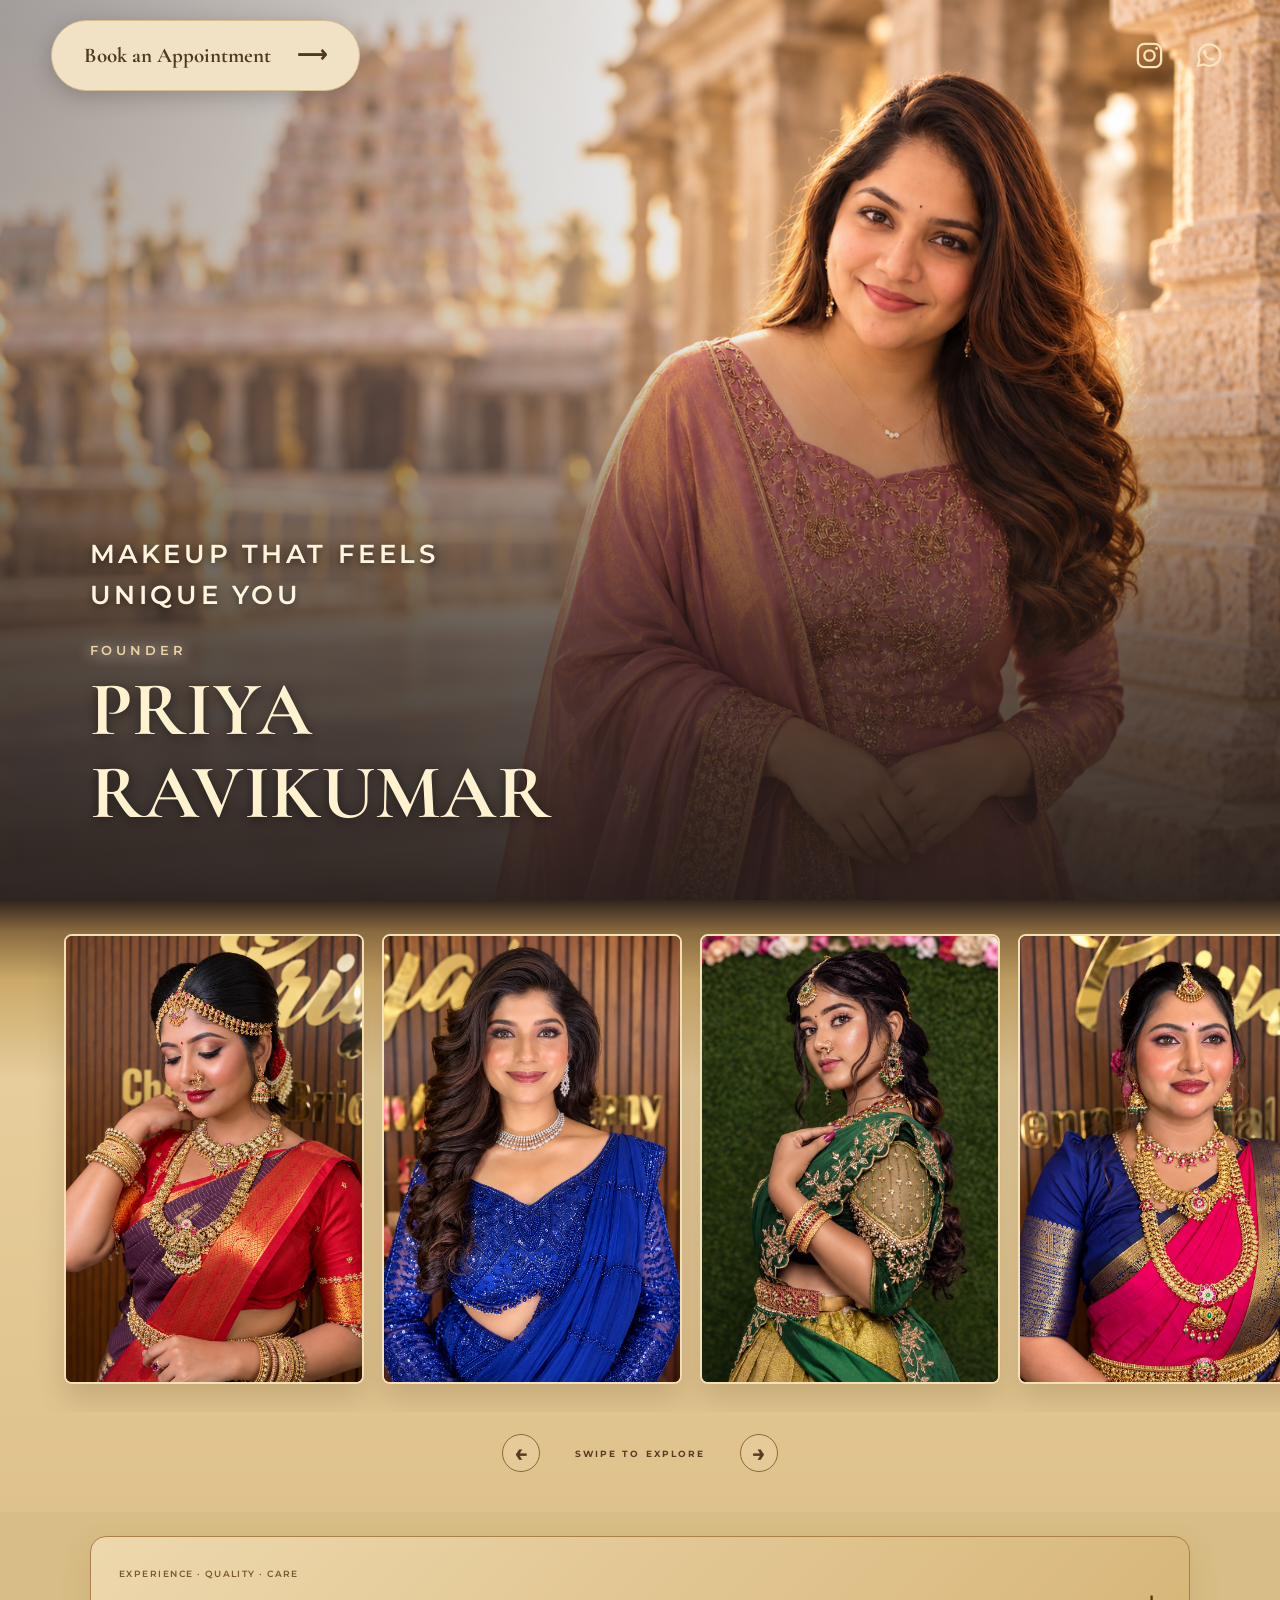
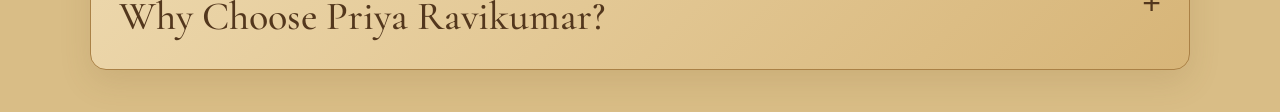
<file: index.html>
<!doctype html><html lang="en"><head><meta charset="utf-8"><meta name="viewport" content="width=device-width,initial-scale=1"><meta name="theme-color" content="#344635"><title>Priya’s Bridal Makeup | Makeover & Academy</title><link rel="preconnect" href="https://fonts.googleapis.com"><link rel="preconnect" href="https://fonts.gstatic.com" crossorigin><link href="https://fonts.googleapis.com/css2?family=Cormorant+Garamond:wght@400;500;600&family=Montserrat:wght@400;500;600;700&family=Allura&display=swap" rel="stylesheet"><link rel="stylesheet" href="style.css"></head><body class="home-page">
<main class="home-hero">
<header class="home-header"><div class="header-actions"><a class="header-book" href="booking.html">Book an Appointment <span>⟶</span></a><div class="social-icons header-social"><a href="https://www.instagram.com/priyas_bridal_makeup?stkn=YXR1dW93cWs0a2M0&amp;utm_source=qr" target="_blank" rel="noopener noreferrer" aria-label="Instagram"><svg viewBox="0 0 24 24" fill="none" aria-hidden="true"><rect x="3" y="3" width="18" height="18" rx="5" stroke="currentColor" stroke-width="1.8"/><circle cx="12" cy="12" r="4" stroke="currentColor" stroke-width="1.8"/><circle cx="17.5" cy="6.5" r="1.1" fill="currentColor"/></svg></a><a href="https://wa.me/919176099809" target="_blank" rel="noopener noreferrer" aria-label="WhatsApp"><svg viewBox="0 0 24 24" fill="none" aria-hidden="true"><path d="M20.5 11.5a8.5 8.5 0 0 1-12.6 7.4L3 20l1.2-4.8a8.5 8.5 0 1 1 16.3-3.7Z" stroke="currentColor" stroke-width="1.7"/><path d="M8 7.5c-.4 0-1 1-1 1.6 0 2.8 4.4 7 7.3 7 .7 0 1.8-.8 1.8-1.3l-2.5-1.4-.9 1c-1.6-.7-2.8-1.9-3.5-3.4l1-.8L8.8 7.5Z" fill="currentColor"/></svg></a></div></div></header>
<div class="hero-intro"><section class="hero-copy"><p class="hero-tagline">MAKEUP THAT FEELS<br>UNIQUE YOU</p><p class="founder-role">FOUNDER</p><h1 class="founder-name">PRIYA<br>RAVIKUMAR</h1></section><figure class="owner-portrait"><img src="assets/founder-temple.png" alt="Priya Ravikumar, founder and bridal makeup artist"></figure></div><section id="bridalLooks" class="home-gallery" aria-label="Swipe through all Priya’s Bridal Makeup makeover photos"><div class="mosaic" id="photoCarousel" tabindex="0"><div class="gallery-page"><figure class="collage-photo"><img src="assets/look-02.jpg" alt="Priya’s bridal portfolio look 2" loading="lazy"></figure><figure class="collage-photo"><img src="assets/look-03.jpg" alt="Priya’s bridal portfolio look 3" loading="lazy"></figure><figure class="collage-photo"><img src="assets/look-04.jpg" alt="Priya’s bridal portfolio look 4" loading="lazy"></figure><figure class="collage-photo"><img src="assets/look-05.jpg" alt="Priya’s bridal portfolio look 5" loading="lazy"></figure><figure class="collage-photo"><img src="assets/look-06.jpg" alt="Priya’s bridal portfolio look 6" loading="lazy"></figure><figure class="collage-photo"><img src="assets/look-07.jpg" alt="Priya’s bridal portfolio look 7" loading="lazy"></figure></div><div class="gallery-page"><figure class="collage-photo"><img src="assets/look-08.jpg" alt="Priya’s bridal portfolio look 8" loading="lazy"></figure><figure class="collage-photo"><img src="assets/look-09.jpg" alt="Priya’s bridal portfolio look 9" loading="lazy"></figure><figure class="collage-photo"><img src="assets/look-10.jpg" alt="Priya’s bridal portfolio look 10" loading="lazy"></figure><figure class="collage-photo"><img src="assets/look-11.jpg" alt="Priya’s bridal portfolio look 11" loading="lazy"></figure><figure class="collage-photo"><img src="assets/look-12.jpg" alt="Priya’s bridal portfolio look 12" loading="lazy"></figure><figure class="collage-photo"><img src="assets/look-13.jpg" alt="Priya’s bridal portfolio look 13" loading="lazy"></figure></div><div class="gallery-page"><figure class="collage-photo"><img src="assets/look-14.jpg" alt="Priya’s bridal portfolio look 14" loading="lazy"></figure><figure class="collage-photo"><img src="assets/look-15.jpg" alt="Priya’s bridal portfolio look 15" loading="lazy"></figure><figure class="collage-photo"><img src="assets/look-16.jpg" alt="Priya’s bridal portfolio look 16" loading="lazy"></figure><figure class="collage-photo"><img src="assets/look-17.jpg" alt="Priya’s bridal portfolio look 17" loading="lazy"></figure><figure class="collage-photo"><img src="assets/look-18.jpg" alt="Priya’s bridal portfolio look 18" loading="lazy"></figure><figure class="collage-photo"><img src="assets/look-01.jpg" alt="Priya’s bridal portfolio look 1" loading="lazy"></figure></div></div><div class="gallery-navigation"><button id="galleryPrev" type="button" aria-label="Previous bridal look">←</button><span>SWIPE TO EXPLORE</span><button id="galleryNext" type="button" aria-label="Next bridal look">→</button></div></section>

</main><script src="gallery.js"></script><details class="why-choose"><summary><span><small>EXPERIENCE · QUALITY · CARE</small>Why Choose Priya Ravikumar?</span><span class="expand-icon">+</span></summary><div class="why-content"><section class="story-section"><p class="overline">EXPERIENCE, IN EVERY DETAIL</p><h2>Why Choose Priya Ravikumar? ✨</h2><p>With 12 years of experience in the makeup industry, Priya Ravikumar is known for creating long-lasting, flawless and camera-friendly bridal looks with a strong focus on quality and client satisfaction.</p><p>Every look is carefully customized to suit the bride’s features, personality and occasion. With years of experience, a strong portfolio and numerous positive client reviews, Priya believes in maintaining professional standards from consultation to the final look.</p><p class="values">Experience • Quality • Long-lasting Makeup • Professionalism • Client Satisfaction 🤍</p></section>
<section class="story-section"><p class="overline">THE BRANDS BEHIND THE FINISH</p><h2>Premium products. Refined results.</h2><p>Only premium international makeup brands are carefully selected and used to create a refined, high-performance makeup experience. Each product is chosen for its quality, texture, longevity, finish and ability to deliver consistent, camera-ready results.</p><h3>International Brands We Use</h3><p class="brands">Dior • Chanel • Estée Lauder • Lancôme • MAC Cosmetics • NARS • Bobbi Brown • Make Up For Ever • Huda Beauty • Charlotte Tilbury • Fenty Beauty • Rare Beauty • Giorgio Armani Beauty • YSL Beauty • Hourglass • Laura Mercier • Anastasia Beverly Hills • Too Faced • Benefit Cosmetics • Urban Decay • Tarte • Natasha Denona • Pat McGrath Labs • Kryolan</p><p>Curated globally. Professionally selected. Crafted for premium-quality results. ✨</p></section>
<section class="story-section"><p class="overline">HYGIENE & SANITATION</p><h2>Care, from the very first brush.</h2><p>Hygiene is an essential part of every makeup service we provide. All makeup tools, brushes, equipment and frequently handled kit components are thoroughly cleaned and properly sanitized before every client, ensuring a fresh and hygienic setup for each appointment.</p><p>We follow strict hygiene practices throughout every session, with clean tools, sanitized equipment and carefully maintained makeup kits to provide our clients with a safe, comfortable and premium makeup experience.</p><a class="gold-button inline-cta" href="booking.html">BOOK AN APPOINTMENT →</a></section></div></details></body></html>
</file>
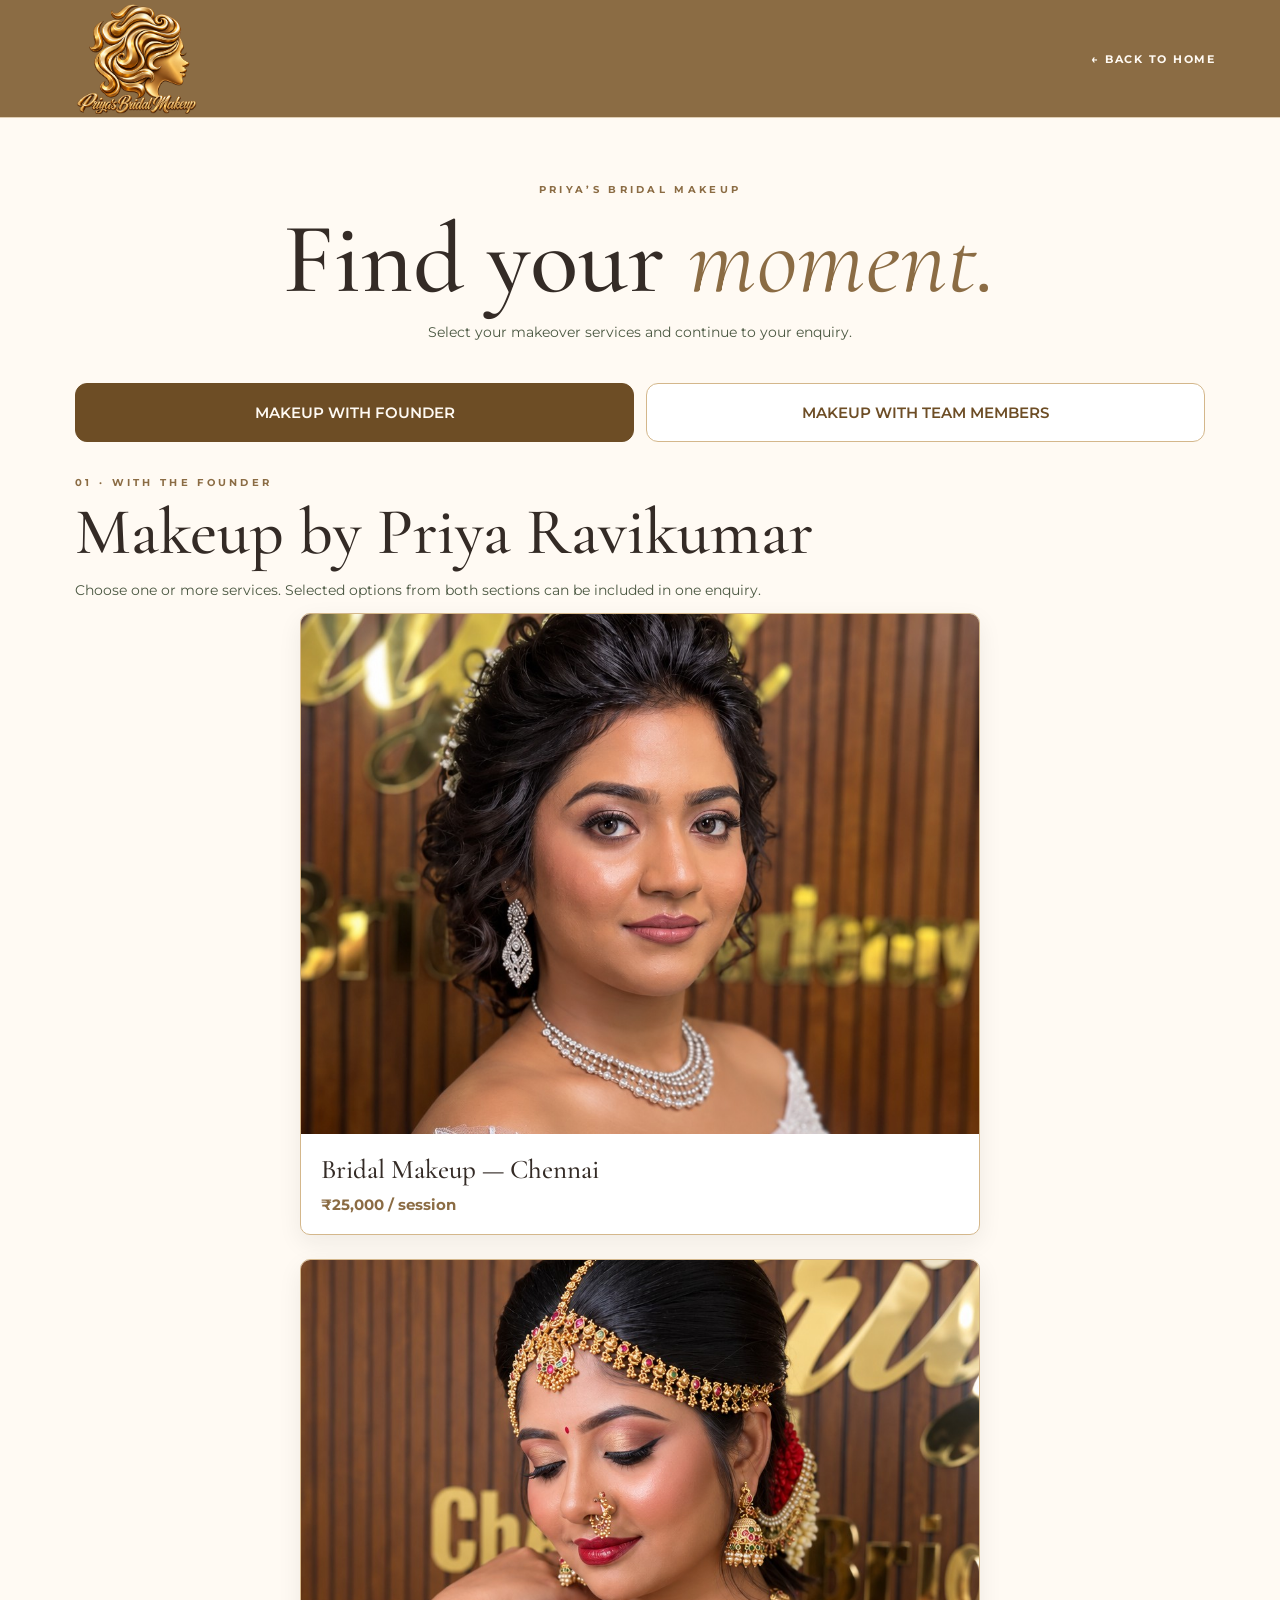
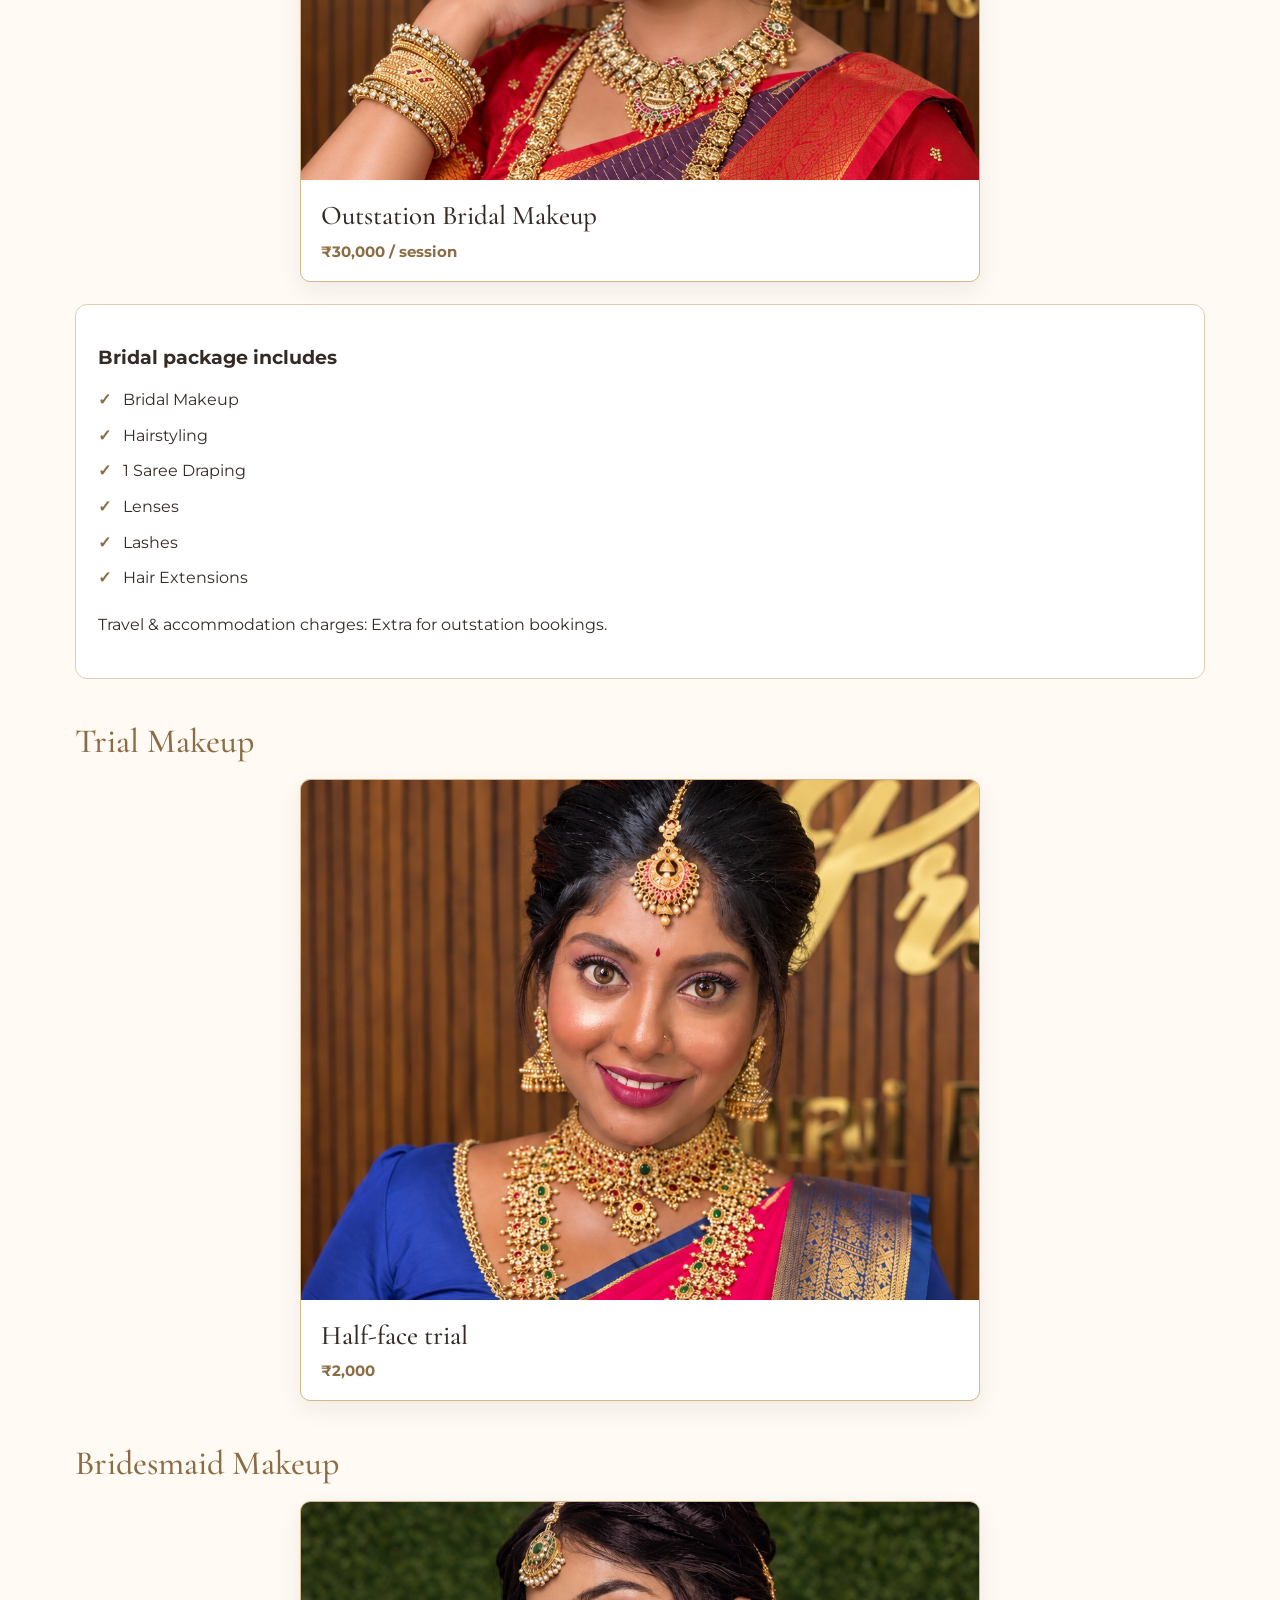
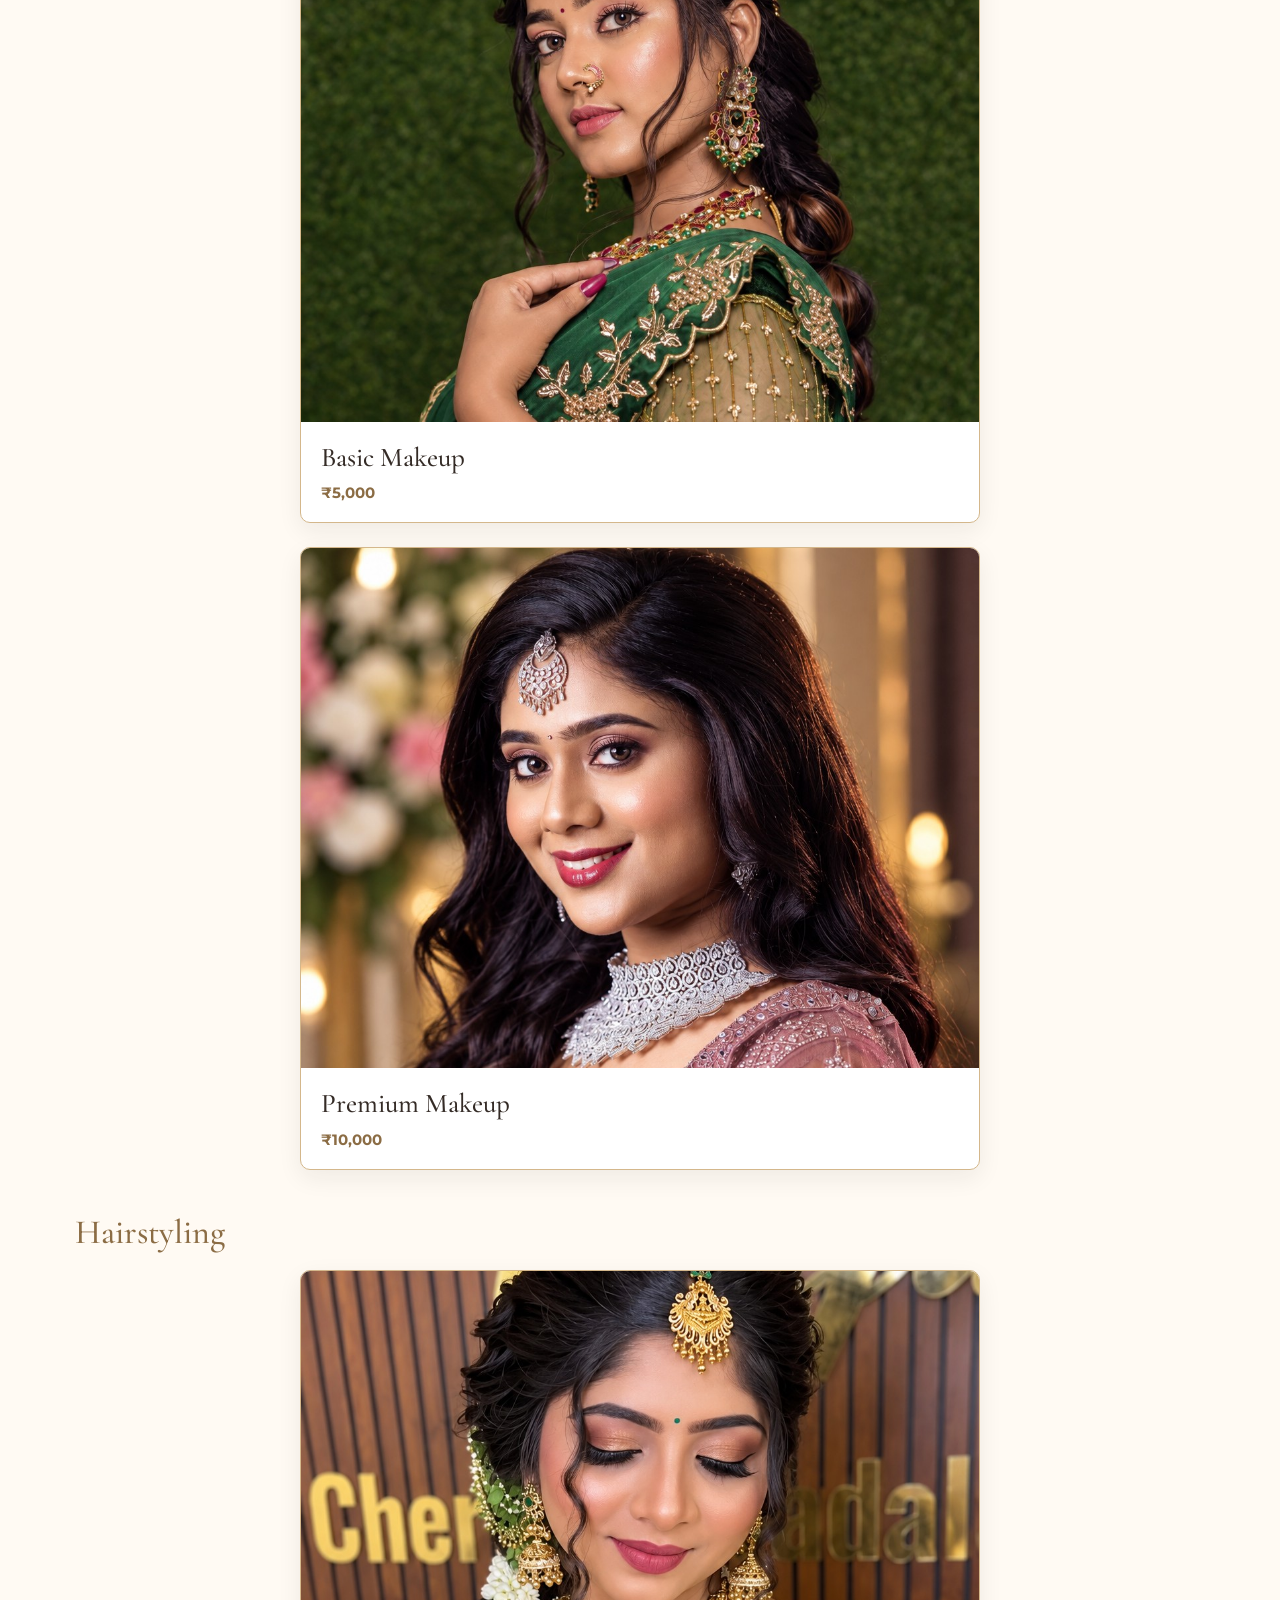
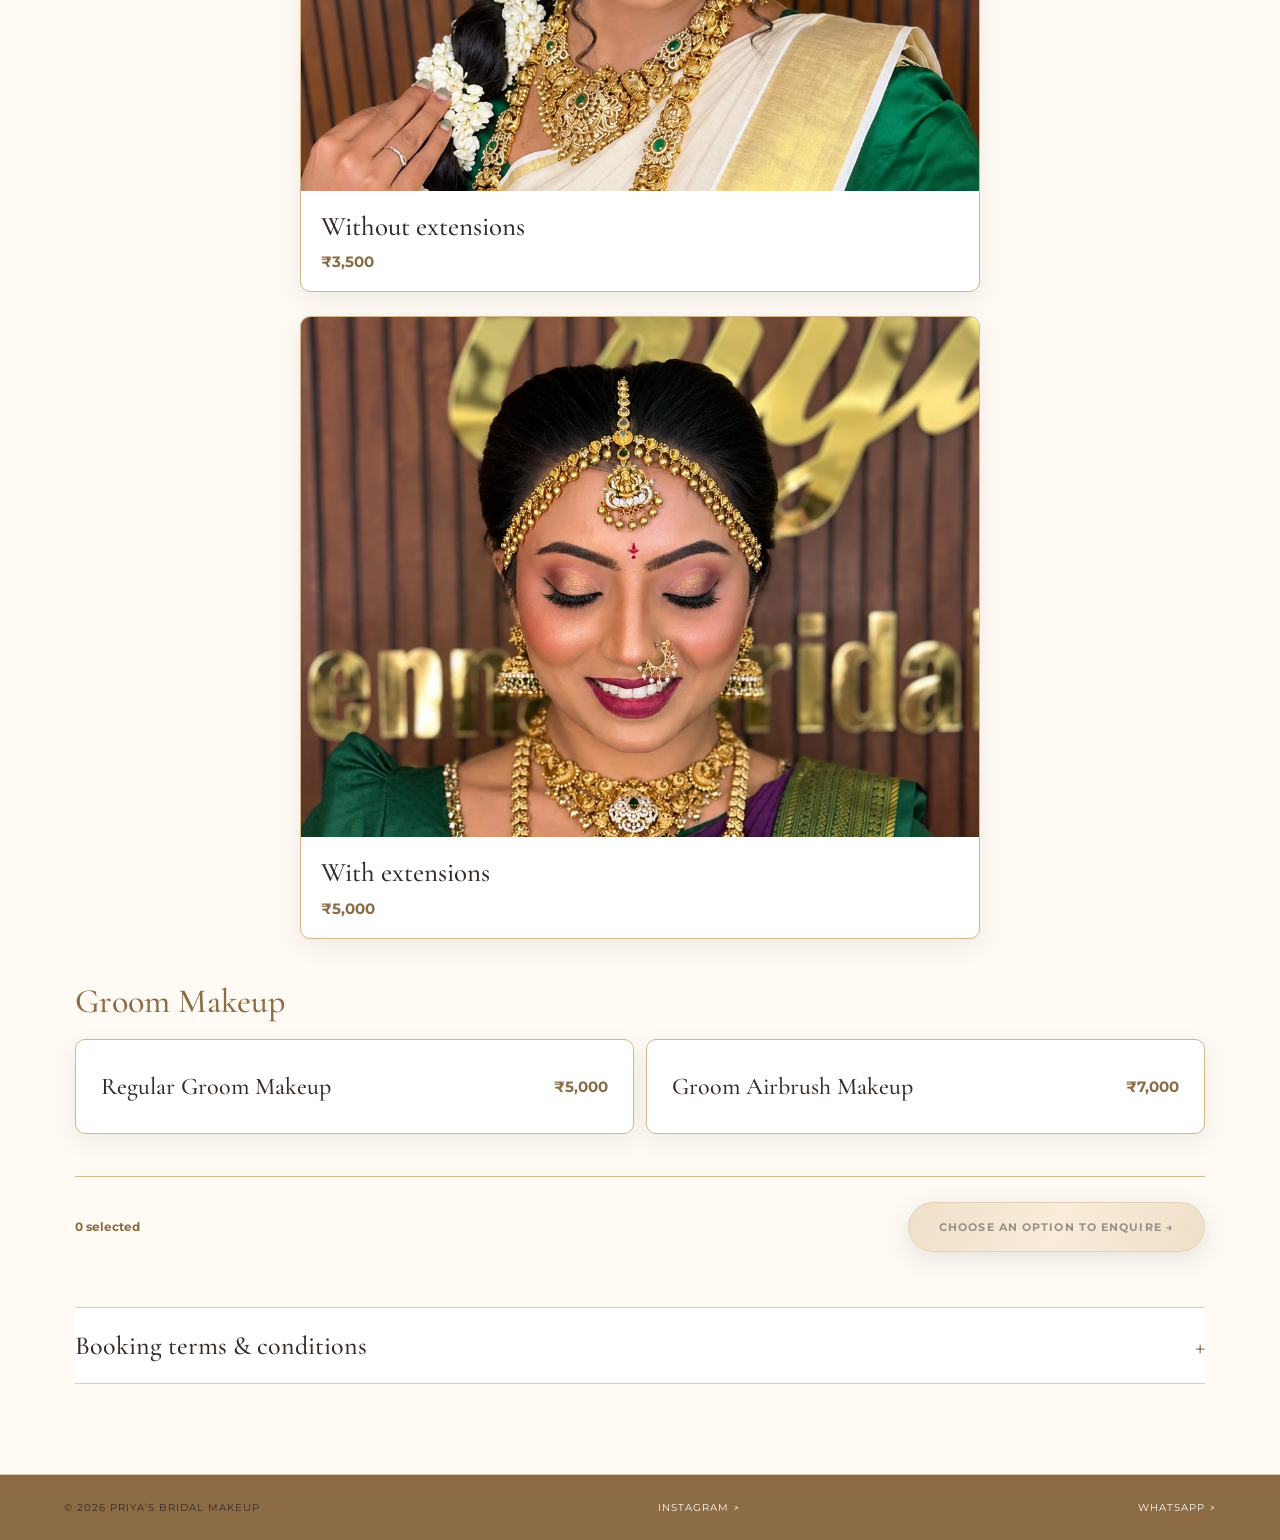
<file: booking.html>
<!doctype html><html lang="en"><head><meta charset="utf-8"><meta name="viewport" content="width=device-width,initial-scale=1"><meta name="theme-color" content="#14110f"><title>Services | Priya’s Bridal Makeup</title><link rel="preconnect" href="https://fonts.googleapis.com"><link rel="preconnect" href="https://fonts.gstatic.com" crossorigin><link href="https://fonts.googleapis.com/css2?family=Cormorant+Garamond:wght@400;500;600&family=Montserrat:wght@400;500;600;700&display=swap" rel="stylesheet"><link rel="stylesheet" href="style.css"></head><body class="booking-page">
<header class="booking-header"><a href="index.html"><img class="brand-logo" src="assets/logo-gold.png" alt="Priya’s Bridal Makeup"></a><a href="index.html" class="back-link">← BACK TO HOME</a></header>
<main class="booking-main"><div class="booking-title"><p class="overline">PRIYA’S BRIDAL MAKEUP</p><h1>Find your <em>moment.</em></h1><p>Select your makeover services and continue to your enquiry.</p></div>
<div class="artist-tabs" role="tablist" aria-label="Choose your makeup artist"><button type="button" id="founderTab" role="tab" aria-selected="true" aria-controls="founderServices" class="active">MAKEUP WITH FOUNDER</button><button type="button" id="teamTab" role="tab" aria-selected="false" aria-controls="teamServices">MAKEUP WITH TEAM MEMBERS</button></div><section id="servicesPanel" class="tab-panel" aria-label="Makeover services"><div id="founderServices" role="tabpanel" aria-labelledby="founderTab"><div class="section-heading"><p class="overline">01 · WITH THE FOUNDER</p><h2>Makeup by Priya Ravikumar</h2><p>Choose one or more services. Selected options from both sections can be included in one enquiry.</p></div><div class="service-grid"><button type="button" class="service-card" data-service="Priya • Bridal Makeup — Chennai: ₹25,000 / session"><img src="assets/look-01.jpg" alt="Bridal Makeup — Chennai"><span><b>Bridal Makeup — Chennai</b><small>₹25,000 / session</small></span><i>✓</i></button><button type="button" class="service-card" data-service="Priya • Outstation Bridal Makeup: ₹30,000 / session"><img src="assets/look-02.jpg" alt="Outstation Bridal Makeup"><span><b>Outstation Bridal Makeup</b><small>₹30,000 / session</small></span><i>✓</i></button></div><div class="package-note"><h3>Bridal package includes</h3><ul class="includes-list"><li>Bridal Makeup</li><li>Hairstyling</li><li>1 Saree Draping</li><li>Lenses</li><li>Lashes</li><li>Hair Extensions</li></ul><p>Travel & accommodation charges: Extra for outstation bookings.</p></div><div class="service-category"><h3>Trial Makeup</h3><div class="service-grid"><button type="button" class="service-card" data-service="Priya • Half-face Trial Makeup: ₹2,000"><img src="assets/look-06.jpg" alt="From Priya’s makeover portfolio" loading="lazy"><span><b>Half-face trial</b><small>₹2,000</small></span><i>✓</i></button></div></div><div class="service-category"><h3>Bridesmaid Makeup</h3><div class="service-grid"><button type="button" class="service-card" data-service="Priya • Bridesmaid Basic Makeup: ₹5,000"><img src="assets/look-04.jpg" alt="From Priya’s makeover portfolio" loading="lazy"><span><b>Basic Makeup</b><small>₹5,000</small></span><i>✓</i></button><button type="button" class="service-card" data-service="Priya • Bridesmaid Premium Makeup: ₹10,000"><img src="assets/look-10.jpg" alt="From Priya’s makeover portfolio" loading="lazy"><span><b>Premium Makeup</b><small>₹10,000</small></span><i>✓</i></button></div></div><div class="service-category"><h3>Hairstyling</h3><div class="service-grid"><button type="button" class="service-card" data-service="Priya • Hairstyle without extensions: ₹3,500"><img src="assets/look-14.jpg" alt="From Priya’s makeover portfolio" loading="lazy"><span><b>Without extensions</b><small>₹3,500</small></span><i>✓</i></button><button type="button" class="service-card" data-service="Priya • Hairstyle with extensions: ₹5,000"><img src="assets/look-17.jpg" alt="From Priya’s makeover portfolio" loading="lazy"><span><b>With extensions</b><small>₹5,000</small></span><i>✓</i></button></div></div><div class="service-category"><h3>Groom Makeup</h3><div class="option-grid"><button type="button" class="option-card" data-service="Priya • Regular Groom Makeup: ₹5,000"><b>Regular Groom Makeup</b><small>₹5,000</small><i>✓</i></button><button type="button" class="option-card" data-service="Priya • Groom Airbrush Makeup: ₹7,000"><b>Groom Airbrush Makeup</b><small>₹7,000</small><i>✓</i></button></div></div></div><div id="teamServices" class="team-section hidden" role="tabpanel" aria-labelledby="teamTab"><div class="section-heading"><p class="overline">02 · WITH OUR TRAINED TEAM</p><h2>Team Bridal Makeup</h2><p>A beautiful, elegant mild-finish bridal look by our professionally trained makeup team.</p></div><div class="service-grid"><button type="button" class="service-card" data-service="Team • Affordable Bridal Package: starting from ₹15,000"><img src="assets/look-07.jpg" alt="Affordable Bridal Package"><span><b>Affordable Bridal Package</b><small>Starting from ₹15,000</small></span><i>✓</i></button><button type="button" class="service-card" data-service="Team • Airbrush Makeup: ₹18,000 onwards"><img src="assets/look-12.jpg" alt="Airbrush Makeup"><span><b>Airbrush Makeup</b><small>₹18,000 onwards</small></span><i>✓</i></button></div><div class="package-note"><h3>Team package includes</h3><ul class="includes-list"><li>Makeup</li><li>Hairstyling</li><li>Saree Draping – 2 sarees</li><li>Lenses</li><li>Lashes</li><li>Hair Extensions</li></ul><p><strong>Trial:</strong> Complimentary Full-Face Trial Makeup.</p><p>Travel charges: Extra, depending on location.</p></div></div></section>
<div class="selection-bar"><span id="selectionCount">0 selected</span><button id="continueBtn" class="gold-button" type="button" disabled>CHOOSE AN OPTION TO ENQUIRE →</button></div>
<section id="detailsPanel" class="details-panel hidden"><div class="section-heading"><p class="overline">PRIVATE ENQUIRY</p><h2>Tell us about your plans</h2></div><div class="selected-summary"><b>YOUR SELECTION</b><div id="selectedText"></div><button id="changeSelection" type="button">Change selection</button></div><form id="enquiryForm"><label>Your name<input id="name" required autocomplete="name" placeholder="Full name"></label><label>Phone number<input id="phone" type="tel" required inputmode="tel" autocomplete="tel" placeholder="Your number"></label><label>Event date<input id="date" type="date" required></label><label>Event time<input id="time" type="time" required></label><label>Event or enquiry type<select id="eventType"><option value="">Choose one</option><option>Wedding</option><option>Engagement</option><option>Reception</option><option>Party / Occasion</option><option>Bridal Makeup</option><option>Groom Makeup</option><option>Bridesmaid Makeup</option><option>Hairstyling</option><option>Other</option></select></label><label class="full">Location<input id="location" placeholder="City or venue"></label><label class="full">Message<textarea id="message" rows="4" placeholder="Tell us anything we should know..."></textarea></label><div class="form-actions"><button type="button" id="backBtn" class="outline-button">← BACK</button><button type="submit" class="gold-button">SEND ENQUIRY ON WHATSAPP ↗</button></div></form><section class="payment-info"><p class="overline">BOOKING ADVANCE</p><h2>Reserve your date</h2><p class="advance-amount">₹5,000 token advance</p><p>Contact us to confirm availability and your package before paying. The token advance is non-refundable.</p><div class="payment-grid"><article><h3>GPay · PhonePe · Paytm</h3><p>9176099809<br>Priya Ravikumar</p></article><article><h3>Bank transfer</h3><p>Account name: Priya<br>Account number: 50100159901695<br>Bank: HDFC Bank<br>Branch: Selaiyur<br>IFSC: HDFC0000676</p></article></div></section></section>

<details class="terms"><summary>Booking terms &amp; conditions <span>+</span></summary><p>Dear client,</p><p>Thank you for choosing Priya’s Bridal Makeup to be a part of your special day. We are honored to serve you and are committed to making your experience exceptional.</p><p>To ensure a smooth process and exceptional service, we kindly request your attention to our payment policy:</p><ol><li><strong>Non-Refundable Token Advance:</strong> The advance paid at the time of booking is non-refundable.</li><li><strong>Balance Payment:</strong> The remaining balance must be settled no later than two days before the event.</li><li><strong>Post-Event Payments:</strong> Unfortunately, we cannot accept payments after the event date.</li><li><strong>Payment Methods:</strong> Cash payments are not accepted. Digital transfers or other non-cash payment methods are available for your convenience.</li></ol><p>We greatly appreciate your understanding and adherence to these terms. If you have any questions or need further assistance, please feel free to reach out to us.</p><p>Once again, thank you for choosing Priya’s Bridal Makeup. We look forward to enhancing your beauty and making your event truly unforgettable!</p><h3>Cancellation Charges</h3><ul><li>More than 30 days before the event: Token advance will be retained; no additional cancellation charge.</li><li>15–30 days before the event: 50% of the total package amount will be payable.</li><li>8–14 days before the event: 75% of the total package amount will be payable.</li><li>Within 7 days of the event: 100% of the total package amount will be payable.</li></ul><h3>Rescheduling</h3><p>Rescheduling is subject to availability. If the requested new date is unavailable, it will be treated as a cancellation. Any additional travel, accommodation, or other arrangements already made for the original booking will also be chargeable where applicable.</p><p>By paying the advance, the client confirms that they have read, understood and accepted the above booking and cancellation policy.</p></details>
</main><footer class="booking-footer"><span>© 2026 PRIYA’S BRIDAL MAKEUP</span><a href="https://www.instagram.com/priyas_bridal_makeup?stkn=YXR1dW93cWs0a2M0&amp;utm_source=qr" target="_blank" rel="noopener noreferrer">INSTAGRAM ↗</a><a href="https://wa.me/919176099809" target="_blank" rel="noopener noreferrer">WHATSAPP ↗</a></footer><script src="booking.js"></script></body></html>
</file>
<file: style.css>
:root{--bg:#14110f;--panel:#211a17;--line:#78604a;--gold:#e2bb81;--pale:#f2d6ad;--text:#fbf1df;--muted:#c3ad95}*{box-sizing:border-box}html{scroll-behavior:smooth}body{margin:0;background:var(--bg);color:var(--text);font-family:Montserrat,Arial,sans-serif}a{color:inherit;text-decoration:none}button,input,select,textarea{font:inherit}button{cursor:pointer}.hidden{display:none!important}.brand-logo{display:block;width:180px;height:128px;object-fit:contain;object-position:left top}.home-hero{min-height:100svh;position:relative;isolation:isolate;overflow:hidden;background:#17100d}.hero-photo{position:absolute;inset:0;background:url('assets/look-10.jpg') center 28%/cover no-repeat;z-index:-2}.hero-shade{position:absolute;inset:0;z-index:-1;background:linear-gradient(90deg,rgba(13,10,9,.98) 0%,rgba(16,11,9,.83) 27%,rgba(16,11,9,.12) 62%,rgba(12,9,8,.32) 100%),linear-gradient(0deg,rgba(11,8,7,.98) 0%,transparent 48%)}.home-header{padding:25px 5% 0}.home-header .brand-logo{width:195px;height:150px}.hero-copy{margin:36px 0 0 7.5%;position:relative;z-index:1;width:min(580px,50vw)}.overline{font-size:10px;letter-spacing:.33em;font-weight:600;color:var(--gold)}.hero-copy h1{font:500 clamp(100px,16vw,230px)/.75 'Cormorant Garamond',Georgia,serif;letter-spacing:-.07em;margin:20px 0 35px;color:var(--pale)}.hero-copy .star{font-size:.35em;vertical-align:top;margin-left:10px;letter-spacing:0}.hero-sub{font:500 clamp(19px,2vw,27px)/1.15 'Cormorant Garamond',Georgia,serif;letter-spacing:.025em;color:var(--text)}.home-gallery{width:min(1220px,90vw);margin:40px auto 0;position:relative;z-index:1}.mosaic{display:grid;grid-template-columns:1.05fr .92fr 1.25fr .92fr .92fr;grid-template-rows:156px 156px;gap:10px}.mosaic img{width:100%;height:100%;object-fit:cover;border:1px solid rgba(226,187,129,.55);border-radius:10px;min-width:0;background:#4a332a}.mosaic img:nth-child(1){grid-row:span 2}.mosaic img:nth-child(2){grid-column:2;grid-row:1}.mosaic img:nth-child(3){grid-column:3;grid-row:span 2}.mosaic img:nth-child(4){grid-column:4;grid-row:1}.mosaic img:nth-child(5){grid-column:5;grid-row:1}.mosaic img:nth-child(6){grid-column:2;grid-row:2}.mosaic img:nth-child(7){grid-column:4/span 2;grid-row:2}.gallery-more{display:flex;justify-content:space-between;font-size:10px;letter-spacing:.19em;color:var(--gold);margin:12px 0}.hero-bottom{display:flex;align-items:center;justify-content:space-between;gap:20px;width:min(1220px,90vw);margin:24px auto 28px}.instagram-cta{display:flex;align-items:center;gap:15px;font:500 17px 'Cormorant Garamond',Georgia,serif}.insta-icon{font:28px Arial,sans-serif}.book-cta,.gold-button{background:linear-gradient(110deg,#b88654,#f2d4a2,#bb8955);color:#24160f;border:0;border-radius:999px;padding:17px 30px;font:600 14px 'Cormorant Garamond',Georgia,serif;letter-spacing:.02em;min-width:210px;text-align:center}.book-cta span{margin-left:24px}.booking-header{height:118px;border-bottom:1px solid rgba(226,187,129,.3);padding:12px 5%;display:flex;align-items:center;justify-content:space-between}.booking-header .brand-logo{width:152px;height:100px}.back-link{font-size:10px;letter-spacing:.16em;color:var(--gold)}.booking-main{width:min(1130px,92vw);margin:0 auto;padding:55px 0 90px}.booking-title{text-align:center;margin-bottom:42px}.booking-title h1{font:500 clamp(55px,8vw,100px)/.95 'Cormorant Garamond',Georgia,serif;margin:16px}.booking-title h1 em{color:var(--gold);font-weight:400}.booking-title>p:last-child{font-size:13px;color:var(--muted)}.tabs{display:flex;gap:10px;border-bottom:1px solid var(--line);margin-bottom:38px}.tab{border:0;border-bottom:2px solid transparent;background:none;color:var(--muted);padding:16px 23px;font-size:11px;letter-spacing:.18em;font-weight:700}.tab.active{color:var(--gold);border-color:var(--gold)}.section-heading h2{font:500 clamp(43px,6vw,66px)/1 'Cormorant Garamond',Georgia,serif;margin:9px 0 16px}.section-heading>p:last-child{font-size:13px;color:var(--muted)}.service-category{margin:42px 0}.service-category h3,.topic-grid h3{font:500 34px 'Cormorant Garamond',Georgia,serif;color:var(--gold);margin:0 0 17px}.service-grid{display:grid;grid-template-columns:repeat(5,1fr);gap:12px}.service-card{min-width:0;border:1px solid var(--line);border-radius:10px;background:var(--panel);color:var(--text);padding:0;text-align:left;overflow:hidden;position:relative;transition:.2s}.service-card:hover,.service-card.selected,.option-card:hover,.option-card.selected,.class-select.selected{border-color:var(--gold);box-shadow:0 0 0 2px rgba(226,187,129,.2)}.service-card img{width:100%;height:205px;object-fit:cover;display:block}.service-card span{padding:17px;display:flex;flex-direction:column;gap:7px}.service-card b,.option-card b{font:500 22px 'Cormorant Garamond',Georgia,serif}.service-card small,.option-card small{font-size:12px;color:var(--gold)}.service-card i,.option-card i{position:absolute;top:9px;right:9px;background:var(--gold);color:#18110e;border-radius:50%;width:25px;height:25px;display:none;place-items:center;font-style:normal}.selected i{display:grid}.option-grid{display:grid;grid-template-columns:repeat(3,1fr);gap:12px}.option-card{border:1px solid var(--line);background:var(--panel);color:var(--text);border-radius:10px;padding:24px;text-align:left;display:flex;justify-content:space-between;align-items:center;position:relative}.option-card i{top:4px;right:4px}.class-feature{display:grid;grid-template-columns:45% 55%;border:1px solid var(--line);border-radius:12px;overflow:hidden;background:var(--panel);margin-top:25px}.class-feature>img{width:100%;height:450px;object-fit:cover}.class-feature>div{padding:clamp(30px,5vw,65px)}.class-feature h3{font:500 clamp(44px,5vw,70px)/.9 'Cormorant Garamond',Georgia,serif;color:var(--pale);margin:14px 0 24px}.class-feature p:not(.overline){color:var(--muted);font-size:13px;line-height:1.8}.class-fee{display:flex;gap:20px;align-items:center;color:var(--gold);font-size:10px;letter-spacing:.17em;margin:28px 0}.class-fee strong{font:500 30px 'Cormorant Garamond',Georgia,serif;letter-spacing:0;color:var(--text)}.class-select{border:1px solid var(--gold);background:transparent;color:var(--gold);padding:15px 18px;font-size:10px;letter-spacing:.13em}.class-select span{display:none}.class-select.selected span{display:inline}.topic-grid{display:grid;grid-template-columns:1fr 1fr;gap:20px;margin:24px 0}.topic-grid>div{padding:28px;background:var(--panel);border:1px solid var(--line);border-radius:10px}.topic-grid h3{font-size:28px}.topic-grid ul,.terms ul{padding-left:20px;color:var(--muted);font-size:12px;line-height:2}.selection-bar{border-top:1px solid var(--line);padding:25px 0;display:flex;justify-content:space-between;align-items:center;gap:16px;color:var(--gold);font-size:12px}.gold-button{font:700 11px Montserrat,sans-serif;letter-spacing:.1em;border-radius:30px}.gold-button:disabled{opacity:.5;cursor:not-allowed}.details-panel{border-top:1px solid var(--line);padding:48px 0}.selected-summary{background:var(--panel);border:1px solid var(--line);padding:18px;display:flex;align-items:center;gap:18px;margin:20px 0 25px;flex-wrap:wrap}.selected-summary b{color:var(--gold);font-size:10px;letter-spacing:.12em}.selected-summary>div{flex:1;font-size:12px;line-height:1.8}.selected-summary button,.outline-button{border:1px solid var(--gold);background:transparent;color:var(--gold);padding:12px 16px;font-size:11px}form{display:grid;grid-template-columns:1fr 1fr;gap:18px}form label{display:flex;flex-direction:column;gap:9px;font-size:11px;letter-spacing:.06em;color:var(--gold)}form .full,.form-actions{grid-column:1/-1}input,select,textarea{background:#261e1a;border:1px solid var(--line);padding:14px;color:var(--text);width:100%;border-radius:3px;color-scheme:dark}textarea{resize:vertical}.form-actions{display:flex;justify-content:space-between;gap:15px}.terms{margin:30px 0 0;border-top:1px solid var(--line);border-bottom:1px solid var(--line);padding:22px 0}.terms summary{cursor:pointer;display:flex;justify-content:space-between;list-style:none;font:500 26px 'Cormorant Garamond',Georgia,serif}.terms summary span{color:var(--gold)}.terms p{font-size:11px;color:var(--muted)}.booking-footer{border-top:1px solid var(--line);padding:26px 5%;display:flex;justify-content:space-between;gap:15px;color:var(--muted);font-size:10px;letter-spacing:.1em}@media(max-width:850px){.service-grid{grid-template-columns:repeat(3,1fr)}.home-header .brand-logo{width:145px;height:110px}.hero-copy{margin-top:10px}.mosaic{grid-template-rows:120px 120px}.hero-bottom{margin-bottom:22px}}@media(max-width:600px){.home-hero{min-height:100svh}.hero-photo{background-position:61% top}.hero-shade{background:linear-gradient(90deg,rgba(13,10,9,.9),rgba(13,10,9,.25)),linear-gradient(0deg,rgba(11,8,7,.98) 0%,transparent 65%)}.home-header{padding:18px 5% 0}.home-header .brand-logo{width:130px;height:96px}.hero-copy{width:85vw;margin:65px 0 0 6%}.hero-copy h1{font-size:105px}.hero-sub{font-size:19px}.home-gallery{width:95vw;margin-top:50px}.mosaic{display:flex;gap:7px;overflow-x:auto;scroll-snap-type:x mandatory;scrollbar-width:none}.mosaic img,.mosaic img:nth-child(n){flex:0 0 43vw;width:43vw;height:220px;scroll-snap-align:center;border-radius:8px}.gallery-more{font-size:9px}.hero-bottom{width:95vw;flex-direction:column-reverse;align-items:stretch;margin:20px auto 35px}.book-cta{width:100%}.instagram-cta{font-size:15px;justify-content:center}.booking-header{height:95px}.booking-header .brand-logo{width:120px;height:82px}.back-link{font-size:8px}.booking-main{padding-top:35px}.booking-title h1{font-size:62px}.tabs{margin-bottom:25px}.tab{flex:1;padding:13px 8px;font-size:9px}.service-grid{grid-template-columns:repeat(2,1fr);gap:9px}.service-card img{height:160px}.service-card span{padding:12px}.service-card b{font-size:18px}.option-grid{gap:7px}.option-card{padding:17px 10px;display:block}.option-card b{font-size:21px}.option-card small{display:block;margin-top:7px}.class-feature{grid-template-columns:1fr}.class-feature>img{height:300px}.class-feature>div{padding:25px}.topic-grid{grid-template-columns:1fr}.selection-bar,.form-actions{flex-direction:column;align-items:stretch}.selection-bar .gold-button{width:100%}form{grid-template-columns:1fr}.booking-footer{flex-wrap:wrap;line-height:1.8}}

/* Earth palette revision — layout and content remain the same. */
:root{--bg:#fffaf3;--panel:#F0EDE5;--line:#d4b78b;--gold:#a78a62;--pale:#fffaf3;--text:#342b26;--muted:#53604B}
body{background:#fffaf3;color:#342b26}
.home-hero{background:#8b6c44;color:#fffaf3;min-height:100svh}
.hero-shade{background:linear-gradient(90deg,rgba(30,30,28,.97) 0%,rgba(139,108,68,.83) 29%,rgba(139,108,68,.06) 66%,rgba(30,30,28,.24) 100%),linear-gradient(0deg,rgba(30,30,28,.96) 0%,transparent 56%)}
.home-header .brand-logo{width:225px;height:164px;filter:brightness(1.12)}
.hero-copy{margin-top:20px;width:min(670px,58vw)}
.hero-copy .overline{color:#fffaf3;font-size:12px;letter-spacing:.29em;text-shadow:0 2px 10px #342b26}
.hero-copy h1{color:#fffaf3;font-size:clamp(125px,17vw,250px);text-shadow:0 5px 22px rgba(30,30,28,.45)}
.hero-sub{color:#fffaf3;font-size:clamp(23px,2.4vw,33px);text-shadow:0 3px 15px #342b26}
.home-gallery{width:min(1460px,96vw);margin-top:40px}
.mosaic{grid-template-rows:clamp(185px,17vw,245px) clamp(185px,17vw,245px);gap:12px}
.mosaic img{border:2px solid #d4b78b;box-shadow:0 9px 25px rgba(30,30,28,.34)}
.gallery-more{color:#fffaf3;font-size:11px;font-weight:700;text-shadow:0 2px 8px #342b26}
.hero-bottom{width:min(1460px,96vw);margin-top:20px}
.instagram-cta{color:#fffaf3;font-size:21px;text-shadow:0 2px 10px #342b26}
.book-cta,.gold-button{background:#d4b78b;color:#342b26;border:1px solid #fffaf3;box-shadow:0 7px 22px rgba(30,30,28,.2)}
.book-cta{font-size:18px;padding:19px 35px}
.book-cta:hover,.gold-button:hover:not(:disabled){background:#fffaf3;color:#8b6c44}
.booking-page{background:#fffaf3;color:#342b26}
.booking-header{background:#8b6c44;border-bottom-color:#a78a62}
.booking-header .brand-logo{width:172px;height:107px;filter:brightness(1.15)}
.back-link{color:#fffaf3;font-size:11px;font-weight:700}
.booking-title .overline,.section-heading .overline{color:#8b6c44;font-weight:700}
.booking-title h1{color:#342b26}
.booking-title h1 em{color:#8b6c44}
.booking-title>p:last-child,.section-heading>p:last-child{color:#4B5842;font-size:14px}
.tabs{border-color:#d4b78b}
.tab{color:#465641;font-size:12px}
.tab.active{color:#8b6c44;border-color:#8b6c44}
.section-heading h2{color:#342b26}
.service-category h3,.topic-grid h3{color:#8b6c44}
.service-card,.option-card{background:#F3F0E9;color:#342b26;border:1px solid #B1AC99;box-shadow:0 8px 25px rgba(30,30,28,.07)}
.service-card:hover,.service-card.selected,.option-card:hover,.option-card.selected{border-color:#8b6c44;box-shadow:0 0 0 2px rgba(167,138,98,.35)}
.service-card img{height:245px}
.service-card b,.option-card b{font-size:25px;color:#342b26}
.service-card small,.option-card small{color:#8b6c44;font-size:15px;font-weight:700}
.service-card i,.option-card i{background:#8b6c44;color:#fffaf3}
.option-card{min-height:95px;padding:25px}
.class-feature,.topic-grid>div,.selected-summary{background:#F3F0E9;border-color:#B1AC99}
.class-feature h3{color:#8b6c44}
.class-feature p:not(.overline),.topic-grid ul,.terms ul,.terms p{color:#414B3D;font-size:13px}
.class-fee{color:#8b6c44}
.class-fee strong{color:#342b26}
.class-select,.selected-summary button,.outline-button{border-color:#8b6c44;color:#8b6c44;font-weight:700}
.class-select.selected{border-color:#8b6c44;box-shadow:0 0 0 2px rgba(167,138,98,.35)}
.selection-bar,.details-panel,.terms{border-color:#d4b78b}
.selection-bar,.selected-summary b{color:#8b6c44;font-weight:700}
form label{color:#8b6c44;font-size:12px;font-weight:700}
input,select,textarea{background:#FAF8F2;border-color:#AAA995;color:#342b26;color-scheme:light;font-size:14px}
input::placeholder,textarea::placeholder{color:#5A6555;opacity:1}
.terms summary{color:#342b26}
.terms summary span{color:#8b6c44}
.booking-footer{background:#8b6c44;color:#fffaf3;border-color:#a78a62}
@media(max-width:850px){.home-header .brand-logo{width:180px;height:132px}.mosaic{grid-template-rows:180px 180px}.hero-copy{width:72vw}}
@media(max-width:600px){.home-hero{min-height:100svh}.home-header .brand-logo{width:150px;height:110px}.hero-copy{width:88vw;margin:45px 0 0 6%}.hero-copy .overline{font-size:10px}.hero-copy h1{font-size:clamp(110px,28vw,150px)}.hero-sub{font-size:22px}.home-gallery{width:96vw;margin-top:45px}.mosaic{gap:9px}.mosaic img,.mosaic img:nth-child(n){flex:0 0 65vw;width:65vw;height:315px;border-width:2px}.gallery-more{font-size:10px}.hero-bottom{width:96vw}.instagram-cta{font-size:18px}.book-cta{font-size:18px}.booking-header .brand-logo{width:145px;height:90px}.service-card img{height:195px}.service-card b{font-size:21px}.service-card small,.option-card small{font-size:13px}.option-card{padding:18px 10px;min-height:85px}.option-card b{font-size:20px}}

.full-gallery{background:#fffaf3;padding:75px max(3vw,18px) 90px;color:#342b26}.gallery-title{text-align:center;margin-bottom:35px}.gallery-title p{color:#8b6c44;font-size:11px;font-weight:700;letter-spacing:.26em}.gallery-title h2{font:500 clamp(47px,6vw,77px)/1 'Cormorant Garamond',Georgia,serif;margin:12px}.all-looks{max-width:1460px;margin:auto;display:grid;grid-template-columns:repeat(5,1fr);gap:16px}.all-looks figure{min-width:0;margin:0;background:#F4F0E8;border:1px solid #d4b78b}.all-looks img{display:block;width:100%;height:clamp(230px,28vw,390px);object-fit:cover;object-position:center 25%}.all-looks figcaption{padding:13px 16px;color:#8b6c44;font-size:10px;font-weight:700;letter-spacing:.16em}@media(max-width:900px){.all-looks{grid-template-columns:repeat(3,1fr);gap:11px}}@media(max-width:600px){.full-gallery{padding:55px 12px 70px}.all-looks{grid-template-columns:repeat(2,1fr);gap:9px}.all-looks img{height:56vw}.all-looks figcaption{padding:9px;font-size:9px}}

/* One generous swipeable portfolio inside the hero, containing all 17 supplied photos. */
.home-gallery{width:96vw!important;max-width:1500px!important;margin:50px auto 0!important}.home-gallery .mosaic{display:flex!important;grid-template-columns:none!important;grid-template-rows:none!important;gap:14px!important;overflow-x:auto!important;overflow-y:hidden!important;scroll-snap-type:x mandatory;scrollbar-width:none;overscroll-behavior-inline:contain;padding:6px 3px 14px}.home-gallery .mosaic::-webkit-scrollbar{display:none}.home-gallery .mosaic img,.home-gallery .mosaic img:nth-child(n){display:block!important;grid-column:auto!important;grid-row:auto!important;flex:0 0 clamp(260px,27vw,405px)!important;width:clamp(260px,27vw,405px)!important;height:clamp(365px,38vw,540px)!important;object-fit:cover;object-position:center 25%;scroll-snap-align:start;border:2px solid #d4b78b;border-radius:10px}.gallery-navigation{display:flex;align-items:center;justify-content:center;gap:18px;margin:15px auto 0;color:#fffaf3;font-size:12px;letter-spacing:.17em;font-weight:700}.gallery-navigation small{font-size:10px;color:#fffaf3;opacity:.9}.gallery-navigation button{border:1px solid #d4b78b;background:#8b6c44;color:#fffaf3;border-radius:50%;width:40px;height:40px;font-size:21px}.hero-bottom{margin-top:14px!important}@media(max-width:600px){.home-gallery{width:96vw!important;margin-top:45px!important}.home-gallery .mosaic{gap:10px!important}.home-gallery .mosaic img,.home-gallery .mosaic img:nth-child(n){flex-basis:72vw!important;width:72vw!important;height:100vw!important;max-height:490px!important}.gallery-navigation{gap:12px}.gallery-navigation small{font-size:8px}}

/* Requested header and carousel refinements. */
.home-header{display:flex;align-items:flex-start;justify-content:space-between;gap:18px;position:relative;z-index:3}.header-book{display:inline-flex;align-items:center;justify-content:center;gap:26px;background:#d4b78b;color:#342b26;border:1px solid #fffaf3;border-radius:999px;padding:16px 25px;margin-top:15px;font:600 17px 'Cormorant Garamond',Georgia,serif;white-space:nowrap;box-shadow:0 6px 18px rgba(30,30,28,.22)}.header-book:hover{background:#fffaf3}.home-hero .hero-photo{background-position:63% top!important}.hero-bottom{justify-content:flex-start!important;margin-top:10px!important}.instagram-cta{display:inline-flex;align-items:center;gap:12px}.instagram-icon{width:26px;height:26px;flex:0 0 26px;display:block}.gallery-navigation{min-height:32px;margin:12px auto 0!important}.gallery-navigation span{color:#fffaf3;font-size:11px;letter-spacing:.2em;font-weight:700}.home-gallery .mosaic{cursor:grab}.home-gallery .mosaic:active{cursor:grabbing}@media(max-width:600px){.home-header{align-items:center;padding-top:12px}.home-header .brand-logo{width:125px;height:95px}.header-book{font-size:12px;padding:12px 14px;gap:8px;margin:0}.home-hero .hero-photo{background-position:60% top!important}.hero-bottom{flex-direction:row!important;justify-content:flex-start!important;margin:14px auto 28px!important}.instagram-cta{font-size:16px}.instagram-icon{width:23px;height:23px;flex-basis:23px}.gallery-navigation span{font-size:9px}}

/* Bring the bridal portrait's face into the visible hero area. */
.home-hero .hero-photo{background-position:63% 40%!important}
@media(max-width:600px){.home-hero .hero-photo{background-position:60% 38%!important}}

/* Keep the portrait on the right, clear of the left-hand headline. */
.home-hero .hero-photo{left:auto!important;right:0!important;width:58%!important;background-size:cover!important;background-position:center 40%!important}
@media(max-width:850px){.home-hero .hero-photo{right:-15%!important;width:78%!important;background-position:center 37%!important}}
@media(max-width:600px){.home-hero .hero-photo{right:-32%!important;width:100%!important;background-position:center 38%!important}}

/* One continuous photograph across the whole hero: no center seam. */
.home-hero{background:#342b26!important}
.home-hero .hero-photo{inset:0!important;left:0!important;right:0!important;width:100%!important;height:100%!important;background-image:url('assets/look-10.jpg')!important;background-repeat:no-repeat!important;background-size:150% auto!important;background-position:left 38%!important}
.home-hero .hero-shade{background:linear-gradient(90deg,rgba(30,30,28,.87) 0%,rgba(30,30,28,.65) 34%,rgba(30,30,28,.09) 72%,rgba(30,30,28,.16) 100%),linear-gradient(0deg,rgba(30,30,28,.88) 0%,transparent 48%)!important}
@media(max-width:850px){.home-hero .hero-photo{background-size:cover!important;background-position:left 38%!important}}
@media(max-width:600px){.home-hero .hero-photo{background-size:cover!important;background-position:left 36%!important}.home-hero .hero-shade{background:linear-gradient(90deg,rgba(30,30,28,.84),rgba(30,30,28,.28) 73%,rgba(30,30,28,.1)),linear-gradient(0deg,rgba(30,30,28,.84),transparent 58%)!important}}

/* Final five-colour system across both pages. Photographs remain natural. */
:root{--bg:#fffaf3;--panel:#fffaf3;--line:#d4b78b;--gold:#a78a62;--pale:#fffaf3;--text:#342b26;--muted:#8b6c44}
.home-hero .hero-shade{background:linear-gradient(90deg,rgba(30,30,28,.88) 0%,rgba(139,108,68,.67) 38%,rgba(139,108,68,.2) 76%,rgba(30,30,28,.18) 100%),linear-gradient(0deg,rgba(139,108,68,.76),transparent 53%)!important}
.home-hero .hero-photo{filter:saturate(.78)}
.home-header .brand-logo,.booking-header .brand-logo{filter:none!important}
.home-hero .hero-copy .overline,.home-hero .hero-copy h1,.home-hero .hero-sub,.instagram-cta,.gallery-navigation span{color:#fffaf3!important}
.header-book{background:#d4b78b!important;color:#342b26!important;border-color:#fffaf3!important}
.header-book:hover{background:#fffaf3!important}
.home-gallery .mosaic img{border-color:#d4b78b!important}
.instagram-icon{color:#fffaf3!important}
.booking-page{background:#fffaf3!important;color:#342b26!important}
.booking-header,.booking-footer{background:#8b6c44!important;color:#fffaf3!important;border-color:#a78a62!important}
.back-link,.booking-footer a{color:#fffaf3!important}
.booking-title h1,.section-heading h2,.service-card b,.option-card b,.selected-summary,.terms summary{color:#342b26!important}
.booking-title h1 em,.booking-title .overline,.section-heading .overline,.service-category h3,.topic-grid h3,.class-feature h3,.selection-bar,.class-fee,.class-select{color:#8b6c44!important}
.service-card,.option-card,.class-feature,.topic-grid>div,.selected-summary{background:#fffaf3!important;border-color:#d4b78b!important}
.service-card.selected,.option-card.selected,.class-select.selected{border-color:#8b6c44!important}
.service-card small,.option-card small,.class-fee strong{color:#8b6c44!important}
.service-card i,.option-card i{background:#8b6c44!important;color:#fffaf3!important}
.gold-button{background:#d4b78b!important;color:#342b26!important;border-color:#8b6c44!important}
.gold-button:hover:not(:disabled){background:#a78a62!important;color:#fffaf3!important}
.class-select,.outline-button,.selected-summary button{border-color:#8b6c44!important;color:#8b6c44!important;background:transparent!important}
input,select,textarea{background:#fffaf3!important;color:#342b26!important;border-color:#a78a62!important}
input::placeholder,textarea::placeholder{color:#8b6c44!important}
@media(max-width:600px){.home-hero .hero-shade{background:linear-gradient(90deg,rgba(30,30,28,.82),rgba(139,108,68,.3) 78%,rgba(139,108,68,.12)),linear-gradient(0deg,rgba(139,108,68,.7),transparent 58%)!important}}

/* Reference-style portrait collage. Every supplied image remains in this one swipe area. */
.home-gallery{width:min(1500px,95vw)!important;margin:40px auto 0!important}.home-gallery .mosaic{display:flex!important;gap:0!important;overflow-x:auto!important;scroll-snap-type:x mandatory!important;padding:0!important;cursor:grab}.home-gallery .mosaic:active{cursor:grabbing}.gallery-page{flex:0 0 100%;min-width:0;height:520px;display:grid;grid-template-columns:1.05fr .9fr 1.25fr .9fr;grid-template-rows:1fr 1fr;gap:12px;scroll-snap-align:start;padding:0 3px}.gallery-page .collage-photo{min-width:0;min-height:0;margin:0;overflow:hidden;border:2px solid #d4b78b;border-radius:12px;background:#8b6c44;box-shadow:0 14px 27px rgba(30,30,28,.28)}.gallery-page .collage-photo:nth-child(1){grid-column:1;grid-row:1/span 2}.gallery-page .collage-photo:nth-child(2){grid-column:2;grid-row:1}.gallery-page .collage-photo:nth-child(3){grid-column:2;grid-row:2}.gallery-page .collage-photo:nth-child(4){grid-column:3;grid-row:1/span 2}.gallery-page .collage-photo:nth-child(5){grid-column:4;grid-row:1}.gallery-page .collage-photo:nth-child(6){grid-column:4;grid-row:2}.gallery-page:last-child .collage-photo:nth-child(5){grid-column:4;grid-row:1/span 2}.home-gallery .gallery-page img,.home-gallery .gallery-page img:nth-child(n){display:block!important;width:100%!important;height:100%!important;max-height:none!important;object-fit:cover!important;object-position:center 20%!important;border:0!important;border-radius:0!important;box-shadow:none!important}.gallery-navigation{margin:15px auto 0!important}.hero-bottom{margin-top:20px!important}@media(max-width:850px){.gallery-page{height:390px;gap:8px}}@media(max-width:600px){.home-gallery{width:96vw!important;margin-top:38px!important}.home-gallery .mosaic{gap:10px!important;padding:0 5px 5px!important;scroll-snap-type:x mandatory!important}.gallery-page{display:contents!important}.gallery-page .collage-photo,.gallery-page:last-child .collage-photo:nth-child(5){flex:0 0 72vw!important;width:72vw!important;height:92vw!important;max-height:490px!important;scroll-snap-align:center;border-radius:10px}.home-gallery .gallery-page img,.home-gallery .gallery-page img:nth-child(n){width:100%!important;height:100%!important;object-position:center 16%!important}}

/* Phone layout: keep the portrait's face visible, then show large swipeable looks. */
@media (max-width: 600px) {
  html, body { width: 100%; overflow-x: hidden; }
  .home-hero { min-height: 100svh; background: #8b6c44 !important; padding-bottom: 22px; }
  .home-hero .hero-photo {
    top: 0 !important; bottom: auto !important; height: 690px !important;
    background-size: auto 690px !important; background-position: center top !important;
    mask-image: linear-gradient(to bottom, #000 0%, #000 64%, transparent 100%);
    -webkit-mask-image: linear-gradient(to bottom, #000 0%, #000 64%, transparent 100%);
  }
  .home-hero .hero-shade {
    top: 0; bottom: auto; height: 690px;
    background: linear-gradient(to bottom, rgba(30,30,28,.4), transparent 36%, rgba(139,108,68,.14) 54%, #8b6c44 100%) !important;
  }
  .home-header { padding: 12px 4% 0; align-items: flex-start; gap: 8px; }
  .home-header .brand-logo { width: clamp(94px, 27vw, 120px); height: auto; max-height: 88px; }
  .header-book { padding: 11px 12px; min-height: 42px; max-width: 58vw; font-size: clamp(11px, 3.25vw, 14px); white-space: normal; text-align: center; line-height: 1.1; }
  .header-book span { display: none; }
  .hero-copy { width: 90%; margin: clamp(275px, 82vw, 335px) 5% 0; }
  .hero-copy .overline { font-size: clamp(10px, 2.8vw, 12px); letter-spacing: .18em; margin: 0; }
  .hero-copy h1 { font-size: clamp(82px, 24vw, 108px); line-height: .78; margin: 13px 0 18px; }
  .hero-copy .star { margin-left: 4px; }
  .hero-sub { font-size: clamp(18px, 5.3vw, 23px); line-height: 1.1; margin: 0; }
  .home-gallery { width: 100% !important; margin: 32px auto 0 !important; }
  .home-gallery .mosaic { gap: 10px !important; padding: 0 5vw 8px !important; scroll-padding-inline: 5vw; }
  .gallery-page { display: contents !important; }
  .gallery-page .collage-photo, .gallery-page:last-child .collage-photo:nth-child(5) {
    flex: 0 0 82vw !important; width: 82vw !important;
    height: min(112vw, 510px) !important; max-height: none !important;
    scroll-snap-align: center; border-radius: 11px;
  }
  .home-gallery .gallery-page img, .home-gallery .gallery-page img:nth-child(n) { object-position: center 18% !important; }
  .gallery-navigation { margin: 12px auto 0 !important; text-align: center; }
  .gallery-navigation span { font-size: 10px; letter-spacing: .15em; }
  .hero-bottom { width: 90vw; margin: 18px auto 12px !important; }
  .instagram-cta { font-size: clamp(15px, 4.3vw, 18px); gap: 9px; }
  .booking-header { padding-inline: 4%; }
  .booking-header .brand-logo { width: 112px; height: auto; max-height: 78px; }
  .booking-main { width: 91vw; }
  .booking-title h1 { font-size: clamp(49px, 14vw, 62px); margin-inline: 0; }
  .option-grid { grid-template-columns: repeat(3, minmax(0,1fr)); }
  .option-card { min-width: 0; padding: 14px 9px; }
  .option-card b { font-size: clamp(18px, 5vw, 22px); }
  .option-card small { overflow-wrap: anywhere; }
  .booking-footer { gap: 10px 18px; }
}
@media (max-width: 350px) {
  .hero-copy { margin-top: 255px; }
  .header-book { padding: 9px; }
  .service-card img { height: 150px; }
  .service-card b { font-size: 18px; }
}

/* Complete class details from the supplied course poster. */
.class-feature>img.course-poster{width:100%;height:auto;align-self:start;object-fit:contain;display:block}
.course-details{grid-template-columns:repeat(2,minmax(0,1fr));align-items:start;gap:20px}
.course-details .course-detail:last-child{grid-column:1/-1}
.course-detail{min-width:0;padding:26px;border:1px solid var(--line);border-radius:12px}
.course-detail h3{margin:0 0 18px;font:600 32px/1.15 'Cormorant Garamond',Georgia,serif}
.course-detail ul{margin:0;padding-left:22px;line-height:1.85}
.course-detail li{padding:3px 0;overflow-wrap:anywhere}
.course-detail:last-child ul{columns:2;column-gap:40px}
.course-detail li{break-inside:avoid}
.class-feature .course-offer{display:inline-block;padding:10px 16px;border:1px solid #AD854A;border-radius:6px;color:#8b6c44!important;font-weight:700!important}
.class-feature .course-seats{font-weight:700;color:#8b6c44!important}
.course-contact{margin:26px 0;padding:22px;border-top:1px solid #d4b78b;line-height:1.7}
.course-contact h3{margin:0 0 8px;font:600 28px 'Cormorant Garamond',Georgia,serif}
.course-contact a{font-weight:700;text-decoration:underline;text-underline-offset:4px}
@media(max-width:600px){.course-details{grid-template-columns:minmax(0,1fr)}.course-detail{padding:22px 18px}.course-detail:last-child ul{columns:1}.class-feature>img.course-poster{height:auto}.course-detail h3{font-size:29px}.course-contact{padding:20px 8px}.tab{letter-spacing:.08em}}

/* Class photograph will be supplied separately. */
.class-feature{grid-template-columns:minmax(0,1fr)}

.class-feature{grid-template-columns:minmax(0,1fr) minmax(0,1fr);align-items:center}
.class-feature>img.class-saree-photo{display:block;width:100%;height:auto;object-fit:contain;align-self:start}
@media(max-width:600px){.class-feature{grid-template-columns:minmax(0,1fr)}.class-feature>img.class-saree-photo{height:auto}}

/* Priya portrait and service details */
.home-hero .hero-photo{background-image:url('assets/founder.jpg')!important;background-size:auto 850px!important;background-position:right top!important;filter:none}
.home-header .brand-logo{width:150px;height:150px;object-fit:contain;background:#080808;border-radius:12px}
.founder-label{max-width:440px;font-size:11px;line-height:1.7;letter-spacing:.12em;color:#fffaf3}
.story-section{width:min(1100px,90vw);margin:0 auto;padding:64px 0;border-bottom:1px solid var(--line)}
.story-section h2,.payment-info h2{font:500 clamp(34px,5vw,54px)/1.1 'Cormorant Garamond',Georgia,serif}
.story-section p,.package-note p,.payment-info p,.terms{line-height:1.8}.brands{line-height:2.2!important}.values{color:var(--gold)}
.inline-cta{display:inline-block;margin-top:22px}.hero-bottom{flex-wrap:wrap;gap:24px}
.package-note{margin:22px 0 34px;padding:22px;border:1px solid var(--line);border-radius:12px}
.team-section{margin-top:56px;padding-top:36px;border-top:1px solid var(--line)}
.service-grid{grid-template-columns:repeat(2,minmax(0,1fr))}.option-grid{grid-template-columns:repeat(2,minmax(0,1fr))}
.service-card small{white-space:normal}.service-card b{font-size:26px}.option-card{position:relative}.option-card b{font-size:24px}
.payment-info{margin-top:40px;padding:28px;border:1px solid var(--line);border-radius:16px}.advance-amount{font-size:24px;color:var(--gold);font-weight:700}
.payment-grid{display:grid;grid-template-columns:1fr 1fr;gap:28px}.payment-grid p{overflow-wrap:anywhere}.terms li{margin-bottom:12px}
@media(min-width:601px){.hero-copy{min-height:350px;width:50%;margin-top:35px}.hero-copy h1{font-size:clamp(110px,14vw,210px)}}
@media(max-width:600px){.home-header .brand-logo{width:92px;height:92px}.home-hero .hero-photo{top:115px!important;height:450px!important;background-size:auto 450px!important;background-position:center top!important;mask-image:linear-gradient(#000 65%,transparent);-webkit-mask-image:linear-gradient(#000 65%,transparent)}.home-hero .hero-shade{height:600px!important;background:linear-gradient(0deg,#8b6c44 0%,transparent 55%)!important}.hero-copy{margin-top:430px!important}.hero-copy h1{font-size:90px}.founder-label{font-size:10px}.story-section{padding:38px 0}.service-card b{font-size:22px}.service-card img{height:260px}.option-card b{font-size:21px}.payment-grid{grid-template-columns:1fr;gap:12px}.payment-info{padding:20px}.hero-bottom{gap:16px}}
@media(max-width:380px){.service-grid{grid-template-columns:1fr}.service-card img{height:340px}.option-grid{grid-template-columns:1fr}}

/* Ivory and gold: fitted founder portrait, transparent logo. */
:root{--bg:#fffaf3;--panel:#ffffff;--line:#dfcdb3;--gold:#8b6c44;--pale:#342b26;--text:#342b26;--muted:#75685e}
body,.booking-page{background:#fffaf3!important;color:#342b26!important}
.home-hero{background:#fffaf3!important;min-height:0!important;padding-bottom:30px!important}
.home-header{align-items:center!important;padding:18px 5%!important;min-height:120px}
.brand-logo,.home-header .brand-logo,.booking-header .brand-logo{background:transparent!important;border-radius:0!important;object-fit:contain!important;object-position:center!important;width:145px!important;height:110px!important;max-height:none!important}
.header-book,.gold-button,.book-cta{background:linear-gradient(110deg,#dfc69f,#f4e2c3,#dfc69f)!important;color:#342b26!important;border:1px solid #c8a878!important}
.hero-intro{width:min(1300px,90vw);margin:10px auto 36px;display:grid;grid-template-columns:1fr 1fr;align-items:center;gap:6vw}
.hero-intro .hero-copy{width:100%!important;margin:0!important;min-height:0!important}
.home-hero .hero-copy h1,.home-hero .hero-sub,.home-hero .hero-copy .overline,.founder-label,.instagram-cta,.gallery-navigation span{color:#342b26!important}
.hero-intro .hero-copy h1{font-size:clamp(110px,13vw,190px)!important;line-height:.85!important}
.hero-intro .hero-copy .overline{color:#8b6c44!important}
.owner-portrait{margin:0;width:100%;height:600px;border-radius:160px 160px 16px 16px;overflow:hidden;background:#f2e5d6;box-shadow:0 18px 50px #8b6c441a}
.owner-portrait img{display:block;width:100%;height:100%;object-fit:contain;object-position:center center}
.home-gallery{margin-top:24px!important}.collage-photo{background:#f2e5d6!important;border-color:#d4b78b!important}
.story-section,.booking-header,.booking-footer,.payment-info,.package-note,.team-section,.terms{border-color:#dfcdb3!important}
.service-card,.option-card,.details-panel,.selected-summary,.payment-info,.package-note,.terms{background:#fff!important;color:#342b26!important}
input,select,textarea{background:#fffaf3!important;color:#342b26!important;border-color:#d4b78b!important}
.service-card.selected,.option-card.selected{background:#f4e8d6!important;border-color:#8b6c44!important}
.service-card i,.option-card i{background:#8b6c44!important;color:#fff!important}
.story-section p,.booking-title p,.section-heading p{color:#75685e}.brands,.values{color:#8b6c44!important}
.booking-footer{color:#342b26!important}
@media(max-width:850px){.owner-portrait{height:480px}.hero-intro{gap:4vw}.hero-intro .hero-copy h1{font-size:110px!important}}
@media(max-width:600px){
.home-header{padding:14px 5%!important;min-height:104px}.home-header .brand-logo,.booking-header .brand-logo{width:105px!important;height:85px!important}
.hero-intro{display:flex;flex-direction:column;gap:25px;margin:8px auto 26px;width:90vw}
.owner-portrait{order:0;height:auto;max-height:none;border-radius:110px 110px 14px 14px;width:min(100%,380px)}
.owner-portrait img{width:100%;height:auto;object-fit:contain}
.hero-intro .hero-copy{order:1;margin:0!important;width:100%!important}
.hero-intro .hero-copy h1{font-size:95px!important;margin:15px 0 22px!important}
.founder-label{font-size:10px;line-height:1.8}.hero-sub{font-size:22px!important}
.home-gallery{margin-top:25px!important}.hero-bottom{align-items:flex-start!important;justify-content:flex-start!important}
}

/* Reference-inspired full-width editorial landing page. */
.home-hero{position:relative;padding-bottom:32px!important;background:linear-gradient(135deg,#fffaf3,#f5e9db)!important}
.home-header{position:absolute!important;inset:0 0 auto;z-index:5;align-items:flex-start!important;padding:25px 6%!important}
.home-header .brand-logo{width:160px!important;height:135px!important}
.header-book{margin-top:12px!important;background:linear-gradient(120deg,#98723a,#be9554)!important;color:#fffaf3!important;border-color:#e5c99d!important}
.hero-intro{position:relative;isolation:isolate;display:block!important;width:100%!important;min-height:790px;margin:0!important;overflow:hidden}
.owner-portrait{position:absolute!important;inset:0 0 0 auto!important;width:60%!important;height:100%!important;max-height:none!important;border-radius:0!important;box-shadow:none!important;background:transparent!important;z-index:-2}
.owner-portrait img{width:100%!important;height:100%!important;object-fit:cover!important;object-position:center 20%!important}
.hero-intro:after{content:"";position:absolute;inset:0;z-index:-1;background:linear-gradient(90deg,#fffaf3 0%,#fffaf3 30%,#fffaf3ed 39%,#fffaf300 63%),linear-gradient(0deg,#f8eee2 0%,transparent 20%)}
.hero-intro .hero-copy{position:relative!important;margin:0!important;padding:220px 0 70px 7.5%;width:48%!important;min-height:0}
.home-hero .hero-copy .overline{font-size:11px!important;letter-spacing:.24em!important}
.hero-intro .hero-copy h1{font:500 clamp(70px,8.3vw,128px)/.95 'Cormorant Garamond',Georgia,serif!important;letter-spacing:-.055em!important;margin:14px 0 0!important;color:#8c672e!important}
.detail-line{display:flex;align-items:flex-start;gap:10px;color:#8c672e}.detail-line>span{font:400 32px 'Cormorant Garamond',Georgia,serif;padding-top:28px}
.detail-line em{font:400 clamp(74px,8vw,118px)/.77 Allura,'Brush Script MT',cursive;display:block;transform:rotate(-7deg);margin:4px 0 27px}
.home-hero .hero-sub{font:500 11px/1.9 Montserrat,Arial,sans-serif!important;letter-spacing:.32em!important;text-align:center;max-width:350px;margin-top:32px;color:#756044!important}
.founder-label{font-size:9px!important;letter-spacing:.15em;max-width:350px;text-align:center;color:#756044!important;margin:18px 0}
.scroll-cue{display:block;text-align:center;font-size:8px;letter-spacing:.23em;line-height:2.3;max-width:350px;color:#8c672e}.scroll-cue span{display:block;width:1px;height:36px;background:#b9945d;margin:20px auto 12px}
.portfolio-title{position:relative;text-align:center;margin-top:-38px;padding:48px 15px 34px;background:#fffaf3;border-radius:50% 50% 0 0/50px 50px 0 0;z-index:2}
.portfolio-title p{font-size:10px;letter-spacing:.42em;color:#9d7e53;margin:8px}.portfolio-title h2{font:500 clamp(36px,5.5vw,65px)/1.1 'Cormorant Garamond',Georgia,serif;margin:9px}.portfolio-title h2 em{font:400 1.25em Allura,cursive;color:#916b33;margin-right:10px}
.portfolio-title>span{display:block;width:230px;height:1px;background:#b58b4b;margin:14px auto 0}
.home-gallery{width:100%!important;margin:0 auto!important;background:#fffaf3;padding-bottom:16px}
.home-gallery .mosaic{padding:18px 5vw 25px!important;gap:16px!important;scroll-padding-inline:5vw}
.gallery-page{display:contents!important}
.gallery-page .collage-photo,.gallery-page:last-child .collage-photo:nth-child(5){flex:0 0 230px!important;width:230px!important;height:360px!important;scroll-snap-align:center;border:1px solid #dbc7ad!important;border-radius:8px!important;box-shadow:0 14px 25px #8b6c4420!important;transform:perspective(900px) rotateY(5deg)}
.gallery-page .collage-photo:nth-child(3n+1){height:410px!important;transform:translateY(-12px)}
.home-gallery .gallery-page img{object-position:center 18%!important}
.gallery-navigation{display:flex;justify-content:center;align-items:center;gap:35px;margin:12px auto!important}.gallery-navigation button{border:1px solid #b58b4b;background:transparent;border-radius:50%;width:38px;height:38px;font-size:23px;color:#916b33}.gallery-navigation span{font-size:9px!important;letter-spacing:.23em;color:#916b33!important}
.hero-bottom{background:#fffaf3;margin:0 auto!important;padding:16px 0!important}
@media(max-width:850px){.hero-intro{min-height:710px}.hero-intro .hero-copy{padding-top:195px;width:52%!important}.hero-intro .hero-copy h1{font-size:86px!important}.detail-line em{font-size:85px}.owner-portrait{width:64%!important}}
@media(max-width:600px){
.home-header{padding:14px 5%!important}.home-header .brand-logo{width:105px!important;height:90px!important}.header-book{font-size:11px!important;margin-top:9px!important;padding:12px!important;max-width:52vw}
.hero-intro{min-height:810px;margin:0!important;display:block!important}
.owner-portrait{top:110px!important;bottom:auto!important;width:100%!important;height:460px!important;max-height:none!important}
.owner-portrait img{object-fit:cover!important;object-position:center 17%!important;height:100%!important}
.hero-intro:after{background:linear-gradient(0deg,#fffaf3 0%,#fffaf3 22%,#fffaf3e8 34%,transparent 64%),linear-gradient(180deg,#fffaf3 0%,transparent 23%)}
.hero-intro .hero-copy{padding:460px 6% 35px!important;width:100%!important;text-align:center}
.hero-intro .hero-copy h1{font-size:80px!important;margin:10px 0 0!important}.hero-intro .overline{font-size:9px!important}
.detail-line{justify-content:center}.detail-line>span{font-size:26px;padding-top:20px}.detail-line em{font-size:82px;line-height:.72;margin-bottom:18px}
.home-hero .hero-sub{margin:18px auto 0!important;font-size:9px!important}.founder-label{margin:14px auto!important;font-size:8px!important}
.scroll-cue{display:none}.portfolio-title{margin-top:-12px;padding-top:30px;border-radius:50% 50% 0 0/25px 25px 0 0}.portfolio-title h2{font-size:40px}.portfolio-title p{font-size:8px}
.gallery-page .collage-photo,.gallery-page:last-child .collage-photo:nth-child(5){flex:0 0 61vw!important;width:61vw!important;height:82vw!important;max-height:380px!important}.gallery-page .collage-photo:nth-child(3n+1){height:89vw!important;max-height:420px!important}
.home-gallery .mosaic{padding:20px 5vw 28px!important;gap:12px!important}.hero-bottom{flex-wrap:wrap!important}
}

/* Seamless portrait, clear typography, equal photo dimensions. */
.owner-portrait{overflow:visible!important;background:transparent!important;border:0!important;box-shadow:none!important}
.owner-portrait img{mask-image:linear-gradient(90deg,transparent 0%,#000 22%,#000 100%);-webkit-mask-image:linear-gradient(90deg,transparent 0%,#000 22%,#000 100%)}
.hero-intro:after{background:linear-gradient(90deg,#fffaf3 0%,#fffaf3 33%,#fffaf3cc 43%,transparent 65%),linear-gradient(0deg,#fffaf3 0%,#fffaf300 30%)!important}
.hero-intro .hero-copy{width:49%!important;padding-top:230px!important}
.hero-intro .hero-copy h1{font-family:Georgia,'Times New Roman',serif!important;font-weight:400!important;font-size:clamp(65px,7.6vw,116px)!important;letter-spacing:-.045em!important;color:#6d4d25!important}
.detail-line{display:block!important;margin:17px 0 24px;max-width:470px}.detail-line>span{font:500 18px/1.5 Montserrat,Arial,sans-serif!important;padding:0!important;letter-spacing:.12em}
.detail-line em{font:500 clamp(38px,5vw,68px)/1.12 'Cormorant Garamond',Georgia,serif!important;transform:none!important;margin:5px 0!important;color:#6d4d25}
.home-hero .hero-sub{font-size:13px!important;letter-spacing:.16em!important;line-height:1.9!important;text-align:left!important;color:#513f2e!important;font-weight:600!important}
.founder-label{font-size:11px!important;line-height:1.8!important;text-align:left!important;color:#513f2e!important}
.home-hero .hero-copy .overline{color:#6d4d25!important;font-weight:700!important;letter-spacing:.16em!important}
.scroll-cue{max-width:270px}
.home-gallery .gallery-page .collage-photo,.home-gallery .gallery-page .collage-photo:nth-child(n),.home-gallery .gallery-page:last-child .collage-photo:nth-child(5){flex:0 0 300px!important;width:300px!important;height:450px!important;max-height:none!important;transform:none!important;align-self:stretch!important}
.home-gallery .mosaic{align-items:stretch!important;gap:18px!important;padding-top:12px!important}
.gallery-page .collage-photo img{object-fit:cover!important;object-position:center 12%!important}
.why-choose{width:min(1100px,90vw);margin:25px auto 55px;border:1px solid #d4b78b;border-radius:15px;background:#fffaf3}
.why-choose>summary{display:flex;align-items:center;justify-content:space-between;gap:20px;padding:28px;cursor:pointer;list-style:none;font:500 clamp(26px,4vw,40px)/1.25 'Cormorant Garamond',Georgia,serif;color:#6d4d25}
.why-choose>summary::-webkit-details-marker{display:none}
.why-choose summary small{display:block;font:600 9px/2 Montserrat,Arial,sans-serif;letter-spacing:.16em;margin-bottom:8px}
.expand-icon{font:400 32px Arial,sans-serif;transition:transform .2s}.why-choose[open] .expand-icon{transform:rotate(45deg)}
.why-content{padding:0 28px 24px}.why-content .story-section{width:100%!important;padding:32px 0!important}.why-content .story-section:last-child{border:0}
.service-card{padding:0!important;overflow:hidden;display:block!important;text-align:left!important}
.service-card img{display:block!important;width:100%!important;height:340px!important;object-fit:cover!important;object-position:center 15%!important}
.service-card span{display:block;padding:20px!important}.service-card b{font-size:27px!important;line-height:1.2!important}.service-card small{display:block;margin-top:9px}
@media(max-width:850px){.hero-intro .hero-copy{padding-top:210px!important}.service-card img{height:300px!important}}
@media(max-width:600px){
.owner-portrait img{mask-image:linear-gradient(180deg,transparent 0%,#000 9%,#000 70%,transparent 100%);-webkit-mask-image:linear-gradient(180deg,transparent 0%,#000 9%,#000 70%,transparent 100%)}
.owner-portrait{top:100px!important;height:470px!important}
.hero-intro:after{background:linear-gradient(0deg,#fffaf3 0%,#fffaf3 22%,#fffaf3ce 38%,transparent 62%)!important}
.hero-intro .hero-copy{padding:490px 6% 32px!important;width:100%!important;text-align:center!important}
.hero-intro .hero-copy h1{font-size:70px!important}.detail-line{margin:14px auto!important}.detail-line>span{font-size:14px!important}.detail-line em{font-size:44px!important}
.home-hero .hero-sub{font-size:11px!important;text-align:center!important;margin:17px auto!important}.founder-label{text-align:center!important;font-size:10px!important}
.home-gallery .gallery-page .collage-photo,.home-gallery .gallery-page .collage-photo:nth-child(n),.home-gallery .gallery-page:last-child .collage-photo:nth-child(5){flex:0 0 82vw!important;width:82vw!important;height:112vw!important;max-height:560px!important}
.service-card img{height:260px!important}.service-card b{font-size:23px!important}.service-card span{padding:14px!important}
.why-choose>summary{padding:22px 18px}.why-content{padding:0 18px 20px}
}
@media(max-width:380px){.service-card img{height:360px!important}}
/* Large founder image extends through the hero to the portfolio edge. */
.hero-intro{min-height:900px!important}
.owner-portrait{inset:0!important;width:100%!important;height:100%!important;overflow:hidden!important;z-index:-2!important}
.owner-portrait img{width:100%!important;height:100%!important;object-fit:cover!important;object-position:center 25%!important;mask-image:none!important;-webkit-mask-image:none!important}
.hero-intro:after{background:linear-gradient(90deg,#fffaf3f7 0%,#fffaf3dc 23%,#fffaf393 40%,#fffaf300 62%),linear-gradient(0deg,#fffaf3 0%,#fffaf300 14%)!important}
.home-header .brand-logo{width:190px!important;height:160px!important}
.hero-intro .hero-copy{padding-top:260px!important;padding-bottom:95px!important;width:47%!important}
.home-hero .hero-copy .overline,.home-hero .hero-sub,.founder-label{text-shadow:0 1px 8px #fffaf3}
.portfolio-title{margin-top:-40px!important}
@media(min-width:1200px){.owner-portrait img{object-position:center 30%!important}}
@media(max-width:850px){.hero-intro{min-height:830px!important}.hero-intro .hero-copy{width:56%!important;padding-top:250px!important}.owner-portrait img{object-position:58% center!important}}
@media(max-width:600px){
.home-header .brand-logo{width:135px!important;height:112px!important}
.hero-intro{min-height:940px!important}
.owner-portrait{inset:0!important;width:100%!important;height:100%!important}
.owner-portrait img{height:100%!important;object-fit:cover!important;object-position:56% top!important;mask-image:none!important;-webkit-mask-image:none!important}
.hero-intro:after{background:linear-gradient(180deg,#fffaf350 0%,#fffaf300 35%,#fffaf354 52%,#fffaf3d9 72%,#fffaf3fa 94%,#fffaf3 100%)!important}
.hero-intro .hero-copy{width:100%!important;padding:530px 6% 75px!important;text-align:center!important}
.hero-intro .hero-copy h1{font-size:76px!important;text-shadow:0 2px 15px #fffaf3}
.detail-line em{font-size:49px!important;text-shadow:0 2px 15px #fffaf3}
.portfolio-title{margin-top:-34px!important}
}
@media(max-width:380px){.hero-intro .hero-copy h1{font-size:65px!important}.home-header .brand-logo{width:115px!important;height:100px!important}}

/* Photo-first landing page with no collection heading or empty divider. */
.home-gallery{margin-top:-22px!important;padding-top:0!important;position:relative;z-index:3;background:transparent!important}
.home-gallery .mosaic{padding-top:0!important;padding-bottom:16px!important}
.hero-intro{min-height:810px!important}
.hero-intro .hero-copy{padding-top:255px!important;padding-bottom:60px!important;width:51%!important}
.hero-intro .hero-copy h1{font:500 clamp(85px,9.5vw,145px)/.92 'Cormorant Garamond',Georgia,serif!important;letter-spacing:-.045em!important;color:#684516!important;text-shadow:0 2px 18px #fffaf3a0}
.detail-line{margin:12px 0 25px!important;max-width:560px}
.detail-line>span{font:600 19px/1.5 Montserrat,Arial,sans-serif!important;letter-spacing:.18em!important}
.detail-line em{font:500 clamp(54px,6.2vw,88px)/1.06 'Cormorant Garamond',Georgia,serif!important;font-style:italic!important;letter-spacing:-.02em!important;margin:5px 0!important;color:#684516!important}
.home-hero .hero-sub{font-size:14px!important;line-height:1.9!important;letter-spacing:.17em!important;max-width:420px!important}
.founder-label{font-size:12px!important;letter-spacing:.13em!important;line-height:1.85!important}
@media(max-width:850px){.hero-intro .hero-copy{width:61%!important}.hero-intro .hero-copy h1{font-size:105px!important}.detail-line em{font-size:64px!important}}
@media(max-width:600px){
.hero-intro{min-height:0!important}
.hero-intro .hero-copy{width:100%!important;padding:525px 5% 48px!important}
.hero-intro .hero-copy h1{font-size:clamp(74px,21vw,100px)!important}
.detail-line{margin:13px auto 20px!important}.detail-line em{font-size:clamp(47px,13vw,66px)!important}
.detail-line>span{font-size:15px!important}
.home-hero .hero-sub{font-size:12px!important;letter-spacing:.13em!important}
.founder-label{font-size:11px!important;margin:14px auto 0!important}
.home-gallery{margin-top:-12px!important}
}

.social-icons{display:flex!important;gap:16px!important;justify-content:flex-start!important}
.social-icons a{display:inline-flex;align-items:center;justify-content:center;width:46px;height:46px;border:1px solid #b58b4b;border-radius:50%;color:#785522;background:#fffaf3}
.social-icons svg{width:25px;height:25px}.social-icons a:hover{background:#f1e2cc}
.artist-tabs{display:flex;gap:12px;margin:12px 0 34px}
.artist-tabs button{flex:1;padding:18px 20px;border:1px solid #d4b78b;border-radius:12px;background:#fff;color:#6d4d25;font-weight:600;font-size:15px;line-height:1.4}
.artist-tabs button.active{background:#6d4d25;color:#fffaf3;border-color:#6d4d25}
.team-section{margin-top:0!important;padding-top:0!important;border-top:0!important}
@media(max-width:600px){.artist-tabs{gap:8px}.artist-tabs button{padding:15px 10px;font-size:13px}}

/* Simple social marks and founder-only hero wording. */
.social-icons a{border:0!important;background:transparent!important;border-radius:0!important;box-shadow:none!important;width:38px!important;height:38px!important;padding:3px!important;color:#785522!important}
.social-icons a:hover{background:transparent!important;color:#342b26!important;transform:translateY(-2px)}
.social-icons svg{width:30px!important;height:30px!important}
.hero-tagline{font:600 clamp(17px,2.1vw,29px)/1.6 Montserrat,Arial,sans-serif;letter-spacing:.14em;color:#684516;max-width:560px;text-shadow:0 2px 15px #fffaf3;margin:0 0 40px}
.founder-role{font:600 13px/1.6 Montserrat,Arial,sans-serif;letter-spacing:.3em;color:#684516;margin:0 0 14px}
.hero-intro .hero-copy h1.founder-name{font:700 clamp(52px,6.5vw,94px)/1.08 'Cormorant Garamond',Georgia,serif!important;letter-spacing:.005em!important;margin:0!important;color:#5f401d!important}
.hero-intro .hero-copy{padding-top:285px!important;padding-bottom:100px!important}
.details-panel .payment-info{margin-top:36px}
@media(max-width:600px){.hero-intro .hero-copy{padding:530px 6% 65px!important}.hero-tagline{font-size:18px;letter-spacing:.12em;margin:0 auto 30px;text-align:center}.founder-role{font-size:11px;margin-bottom:10px}.hero-intro .hero-copy h1.founder-name{font-size:clamp(52px,15vw,70px)!important}}

/* Social icons sit directly over the hero beside the booking button. */
.header-actions{display:flex;align-items:center;gap:20px;margin-top:12px}
.header-actions .header-book{margin-top:0!important}
.header-social{display:flex!important;gap:12px!important;padding:0!important;margin:0!important;background:none!important;width:auto!important}
.header-social a{color:#5f401d!important;width:34px!important;height:34px!important;border:0!important;background:none!important;box-shadow:none!important;border-radius:0!important}
.header-social svg{width:27px!important;height:27px!important;filter:drop-shadow(0 1px 4px #fffaf3)}
.includes-list{list-style:none;margin:16px 0 20px;padding:0;display:grid;gap:10px}
.includes-list li{display:flex;gap:12px;align-items:baseline;line-height:1.6}
.includes-list li:before{content:"✓";color:#8b6c44;font-weight:700}
@media(max-width:600px){.header-actions{flex-direction:column;align-items:flex-end;gap:12px;margin-top:7px}.header-social{gap:17px!important}.header-social a{width:30px!important;height:30px!important}.header-social svg{width:26px!important;height:26px!important}.header-actions .header-book{max-width:54vw!important}}
/* Compact corner logo and single-column service photos. */
.home-header{padding:16px 4%!important}
.home-header .brand-logo{width:112px!important;height:94px!important;max-height:94px!important;object-fit:contain!important}
#servicesPanel .service-grid{grid-template-columns:minmax(0,1fr)!important;gap:24px!important}
#servicesPanel .service-card{width:100%!important;max-width:680px;margin-inline:auto}
#servicesPanel .service-card img{height:520px!important;object-fit:cover!important;object-position:center 15%!important}
@media(max-width:600px){
.home-header{padding:12px 4%!important}
.home-header .brand-logo{width:82px!important;height:70px!important;max-height:70px!important}
#servicesPanel .service-card img{height:clamp(360px,115vw,540px)!important}
}
/* Blush palette coordinated with the pink logo and a wider portrait view. */
.home-page{background:#fff7f8!important}
.home-hero{background:#fff7f8!important}
.hero-intro{background:#fff7f8!important}
.owner-portrait img{object-fit:contain!important;object-position:right center!important}
.hero-intro:after{background:linear-gradient(90deg,#fff7f8 0%,#fff7f8f2 25%,#fff7f8a6 42%,transparent 66%),linear-gradient(0deg,#fff7f8 0%,transparent 18%)!important}
.hero-tagline,.founder-role,.hero-intro .hero-copy h1.founder-name{color:#703c50!important}
.header-actions .header-book{background:linear-gradient(120deg,#945269,#b27689)!important;border-color:#d6a9b8!important;color:#fff!important}
.header-social a{color:#703c50!important}
.home-gallery{background:transparent!important}
.home-gallery .collage-photo{border-color:#dcb9c5!important}
.gallery-navigation button{border-color:#bc879b!important;color:#703c50!important}
.gallery-navigation span{color:#703c50!important}
.why-choose{background:#fff7f8!important;border-color:#dcb9c5!important}
@media(max-width:850px){.owner-portrait img{object-fit:contain!important;object-position:right top!important}}
@media(max-width:600px){
.owner-portrait img{object-fit:contain!important;object-position:center 90px!important}
.hero-intro:after{background:linear-gradient(180deg,#fff7f820 0%,transparent 38%,#fff7f8a6 65%,#fff7f8 95%)!important}
.hero-tagline{color:#703c50!important;text-shadow:0 2px 12px #fff7f8!important}
}
/* Temple portrait and one continuous blush-sandstone landing theme. */
.home-page,.home-hero,.hero-intro{background:#fbf1eb!important}
.owner-portrait{background:#fbf1eb!important;overflow:hidden!important}
.owner-portrait img{object-fit:cover!important;object-position:center center!important;width:100%!important;height:100%!important;mask-image:none!important;-webkit-mask-image:none!important}
.hero-intro:after{background:linear-gradient(90deg,#fbf1ebd9 0%,#fbf1eba6 28%,transparent 60%),linear-gradient(0deg,#fbf1eb 0%,#fbf1eb00 20%)!important}
.home-gallery{background:linear-gradient(#fbf1eb,#fff7f3)!important}
.home-hero .gallery-navigation{background:transparent!important}
.home-gallery .collage-photo{border-color:#d9b4bf!important}
.hero-tagline,.founder-role,.hero-intro .hero-copy h1.founder-name{color:#6e3c50!important;text-shadow:0 2px 14px #fbf1eb!important}
.why-choose{background:#fff7f3!important}
@media(max-width:600px){
.hero-intro{background:#fbf1eb!important}
.owner-portrait img{position:absolute;top:85px;left:-46%;width:155%!important;max-width:none!important;height:auto!important;object-fit:contain!important;object-position:center!important}
.hero-intro:after{background:linear-gradient(180deg,#fbf1eb 0%,#fbf1eb00 18%,#fbf1eb00 45%,#fbf1ebd9 60%,#fbf1eb 75%)!important}
.hero-intro .hero-copy{padding-top:490px!important}
}
/* Uploaded reference: temple-photo hero, gold logo, lower-left founder copy. */
.home-page,.home-hero,.hero-intro{background:#30241e!important}
.hero-intro{min-height:760px!important;height:100svh!important;max-height:980px;position:relative!important}
.owner-portrait{inset:0!important;background:#30241e!important}
.owner-portrait img{position:static!important;transform:none!important;left:auto!important;top:auto!important;width:100%!important;height:100%!important;object-fit:cover!important;object-position:center center!important}
.hero-intro:after{background:linear-gradient(0deg,#241c19ed 0%,#241c19aa 28%,transparent 63%),linear-gradient(90deg,#30241e66,transparent 68%)!important}
.home-header .brand-logo{width:110px!important;height:100px!important}
.header-actions .header-book{background:#f1e2c5!important;color:#50391f!important;border-color:#d6bd8d!important}
.header-social a{color:#f7e6bd!important}.header-social svg{filter:none!important}
.hero-intro .hero-copy{position:absolute!important;left:7%!important;bottom:65px!important;padding:0!important;width:45%!important;margin:0!important;text-align:left!important}
.hero-tagline{color:#fff5df!important;text-shadow:0 2px 8px #0008!important;font-size:clamp(17px,2vw,26px)!important;margin-bottom:24px!important}
.founder-role{color:#ebd3a4!important;margin:0 0 8px!important}
.hero-intro .hero-copy h1.founder-name{color:#fff2d1!important;font-weight:700!important;font-size:clamp(58px,6vw,88px)!important;text-shadow:0 2px 12px #0007!important}
.home-gallery{margin-top:0!important;padding-top:22px!important;background:linear-gradient(#30241e,#f5ead8 100px)!important}
.gallery-navigation span,.gallery-navigation button{color:#775934!important}
.why-choose{background:#f8efdf!important;border-color:#ceb792!important}
@media(max-width:600px){
.hero-intro{height:100svh!important;min-height:700px!important;max-height:900px!important}
.owner-portrait img{object-position:70% center!important}
.hero-intro:after{background:linear-gradient(0deg,#241c19f2 0%,#241c19b0 26%,transparent 65%)!important}
.home-header .brand-logo{width:86px!important;height:78px!important}
.hero-intro .hero-copy{left:6%!important;bottom:40px!important;width:88%!important;padding:0!important;text-align:left!important}
.hero-tagline{font-size:16px!important;text-align:left!important;letter-spacing:.11em!important;margin:0 0 22px!important}
.founder-role{font-size:11px!important;text-align:left!important}
.hero-intro .hero-copy h1.founder-name{font-size:clamp(50px,14vw,67px)!important;text-align:left!important}
}
/* Continuous champagne gold from the portfolio through Why Choose. */
.home-page{background:#d9bd86!important}
.home-hero{padding-bottom:24px!important;background:#d9bd86!important}
.home-gallery{background:linear-gradient(180deg,#30241e 0px,#8b6b40 32px,#cba96a 80px,#e6cd9b 180px,#dfc28b 100%)!important;padding-top:34px!important;padding-bottom:28px!important}
.home-gallery .mosaic{padding-bottom:28px!important}
.home-gallery .collage-photo{border:2px solid #f4e2b6!important;box-shadow:0 14px 28px #573b2433!important;background:#c5a166!important}
.gallery-navigation{padding-top:10px!important}
.gallery-navigation span{color:#573d20!important;font-weight:700!important}
.gallery-navigation button{color:#573d20!important;border-color:#8f6935!important;background:#eed8aa55!important}
.why-choose{position:relative;margin:0 auto 42px!important;background:linear-gradient(135deg,#edd8ad,#d7b578)!important;border:1px solid #aa8146!important;border-radius:16px!important;box-shadow:0 12px 32px #704f2622}
.why-choose>summary{color:#53371d!important}
.why-choose summary small{color:#79582d!important}
.why-content{background:#f1dfb9;border-radius:0 0 16px 16px}
.why-content .story-section{border-color:#c6a56b!important}
.why-content .story-section h2,.why-content .story-section h3{color:#573d20!important}
.why-content .story-section p{color:#635035!important}
.why-content .brands,.why-content .values{color:#795525!important}
@media(max-width:600px){.home-gallery{padding-top:28px!important;padding-bottom:24px!important}.why-choose{width:90vw!important;margin-bottom:30px!important}}

/* Logo-free hero, centered photo composition and larger centered booking CTA. */
.home-header{display:block!important;padding:22px 5%!important}
.header-actions{position:relative;display:flex!important;justify-content:center!important;align-items:center!important;flex-direction:row!important;margin:0!important;min-height:60px}
.header-actions .header-book{font-size:19px!important;padding:19px 35px!important;min-width:275px!important;max-width:none!important;margin:0!important;line-height:1.3!important}
.header-social{position:absolute;right:0;top:50%;transform:translateY(-50%)}
.owner-portrait img{object-position:65% center!important}
@media(max-width:850px){.header-social{top:85px;transform:none}.owner-portrait img{object-position:70% center!important}}
@media(max-width:600px){
.home-header{padding:18px 5%!important}
.header-actions .header-book{font-size:17px!important;padding:17px 25px!important;min-width:255px!important;max-width:90vw!important}
.header-social{top:78px!important;right:0!important;gap:16px!important}
.owner-portrait img{object-position:75% center!important}
}
/* Prominent left-corner booking button, social icons at top centre. */
.home-header{padding:20px 4%!important}
.header-actions{justify-content:flex-start!important;min-height:68px!important}
.header-actions .header-book{font-size:21px!important;font-weight:700!important;padding:21px 32px!important;min-width:295px!important;box-shadow:0 5px 22px #241c1940!important}
.header-social{position:absolute!important;left:50%!important;right:auto!important;top:50%!important;transform:translate(-50%,-50%)!important;gap:22px!important}
.header-social a{width:38px!important;height:38px!important}
.header-social svg{width:31px!important;height:31px!important}
@media(max-width:850px){.header-social{left:auto!important;right:0!important;transform:translateY(-50%)!important}}
@media(max-width:600px){
.home-header{padding:16px 4%!important}
.header-actions{min-height:112px!important;align-items:flex-start!important}
.header-actions .header-book{font-size:18px!important;padding:18px 22px!important;min-width:265px!important;max-width:92vw!important}
.header-social{left:50%!important;right:auto!important;top:78px!important;transform:translateX(-50%)!important;gap:24px!important}
.header-social svg{width:30px!important;height:30px!important}
}
/* Social icons fixed to the upper-right corner on all screen sizes. */
.header-social{left:auto!important;right:0!important;top:50%!important;transform:translateY(-50%)!important}
@media(max-width:600px){
.header-actions{min-height:64px!important;padding-right:78px!important}
.header-actions .header-book{min-width:0!important;max-width:100%!important;font-size:16px!important;padding:17px 14px!important;gap:8px!important}
.header-actions .header-book span{display:none!important}
.header-social{left:auto!important;right:0!important;top:50%!important;transform:translateY(-50%)!important;gap:10px!important}
.header-social a{width:30px!important;height:32px!important}
.header-social svg{width:27px!important;height:27px!important}
}
</file>
